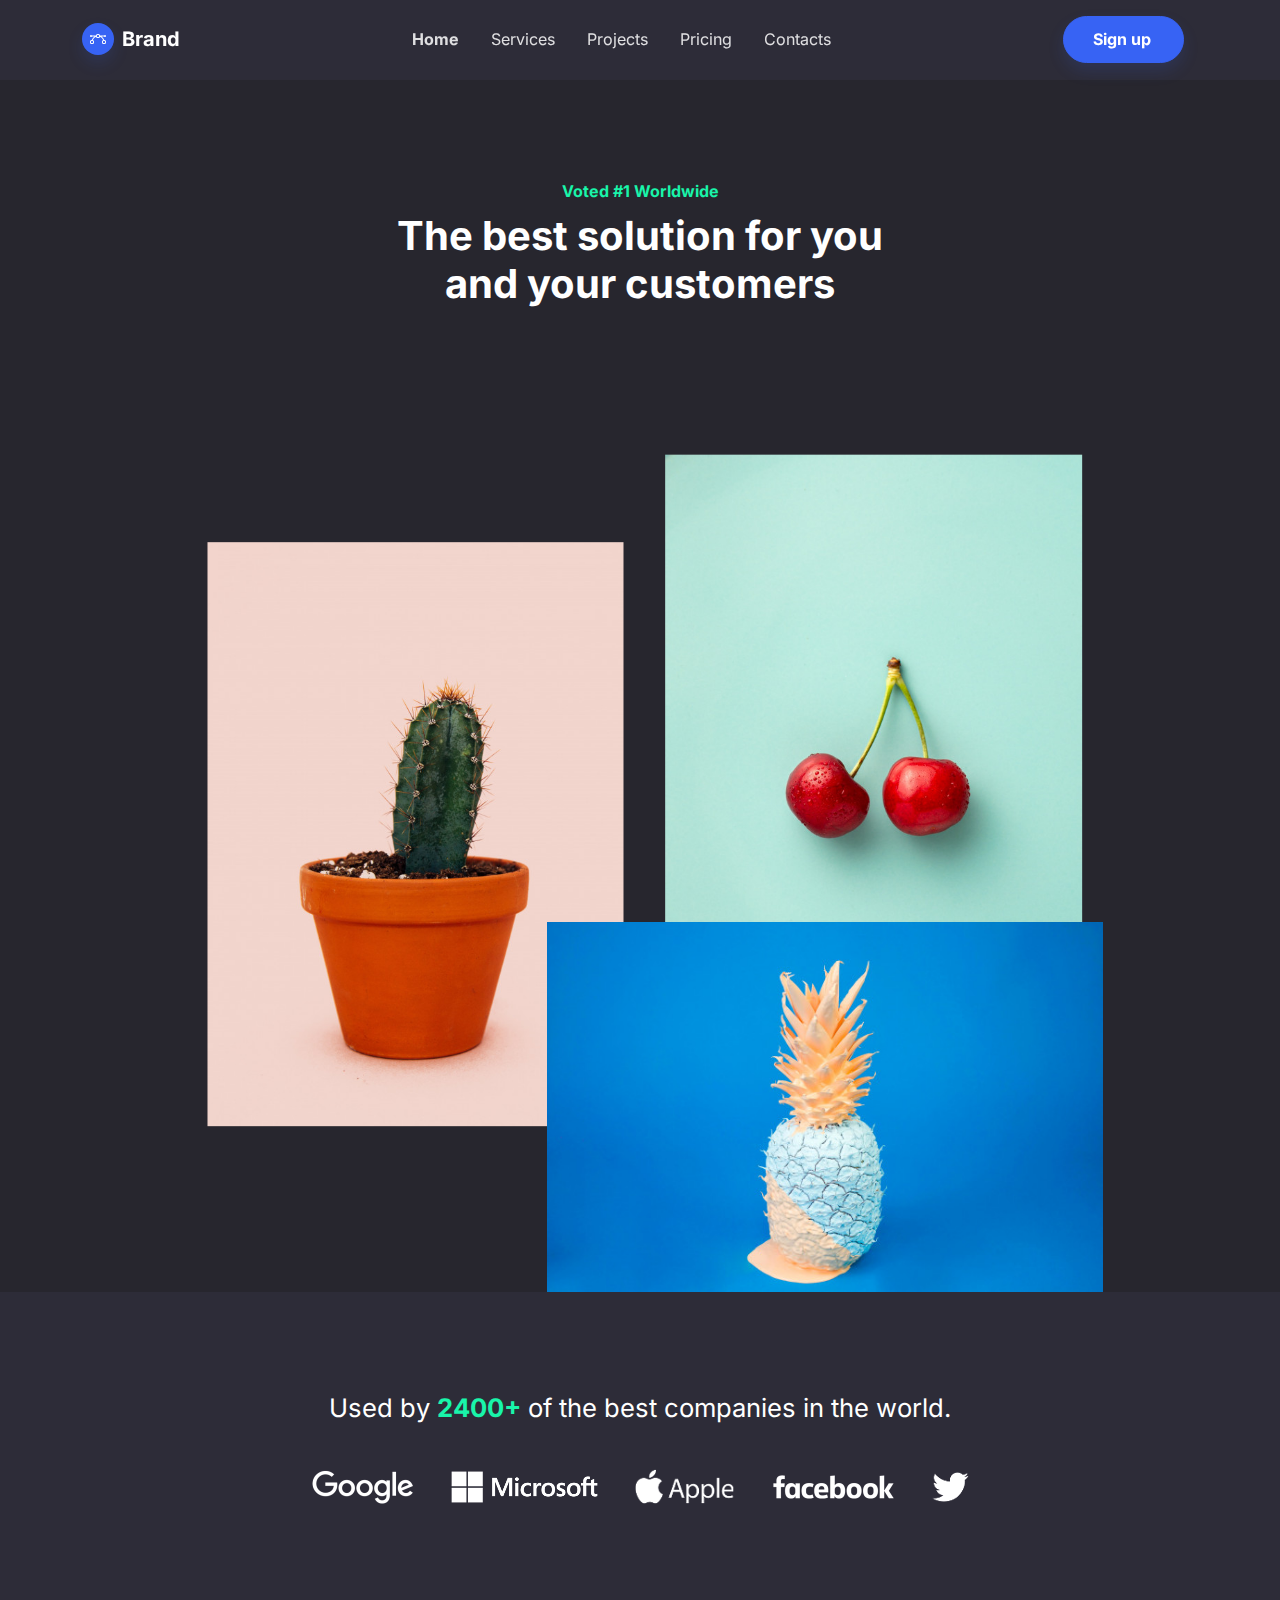
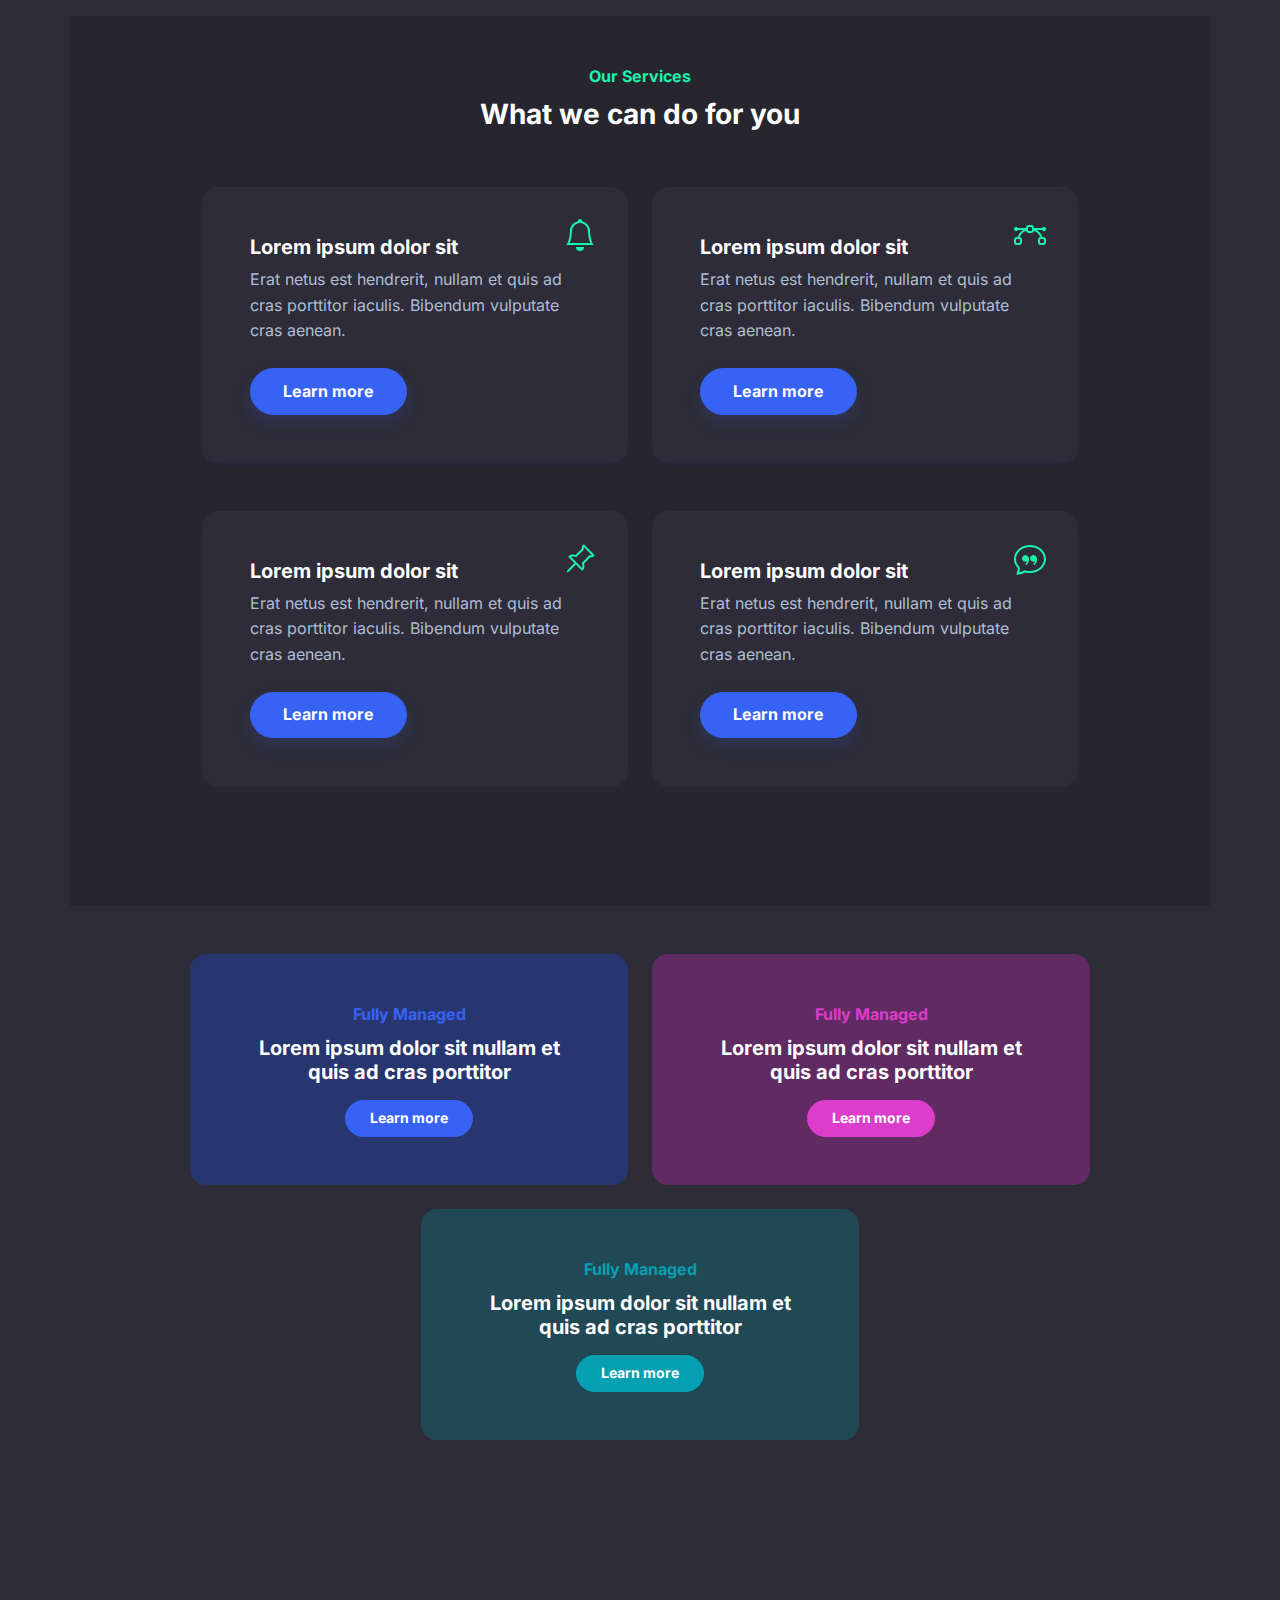
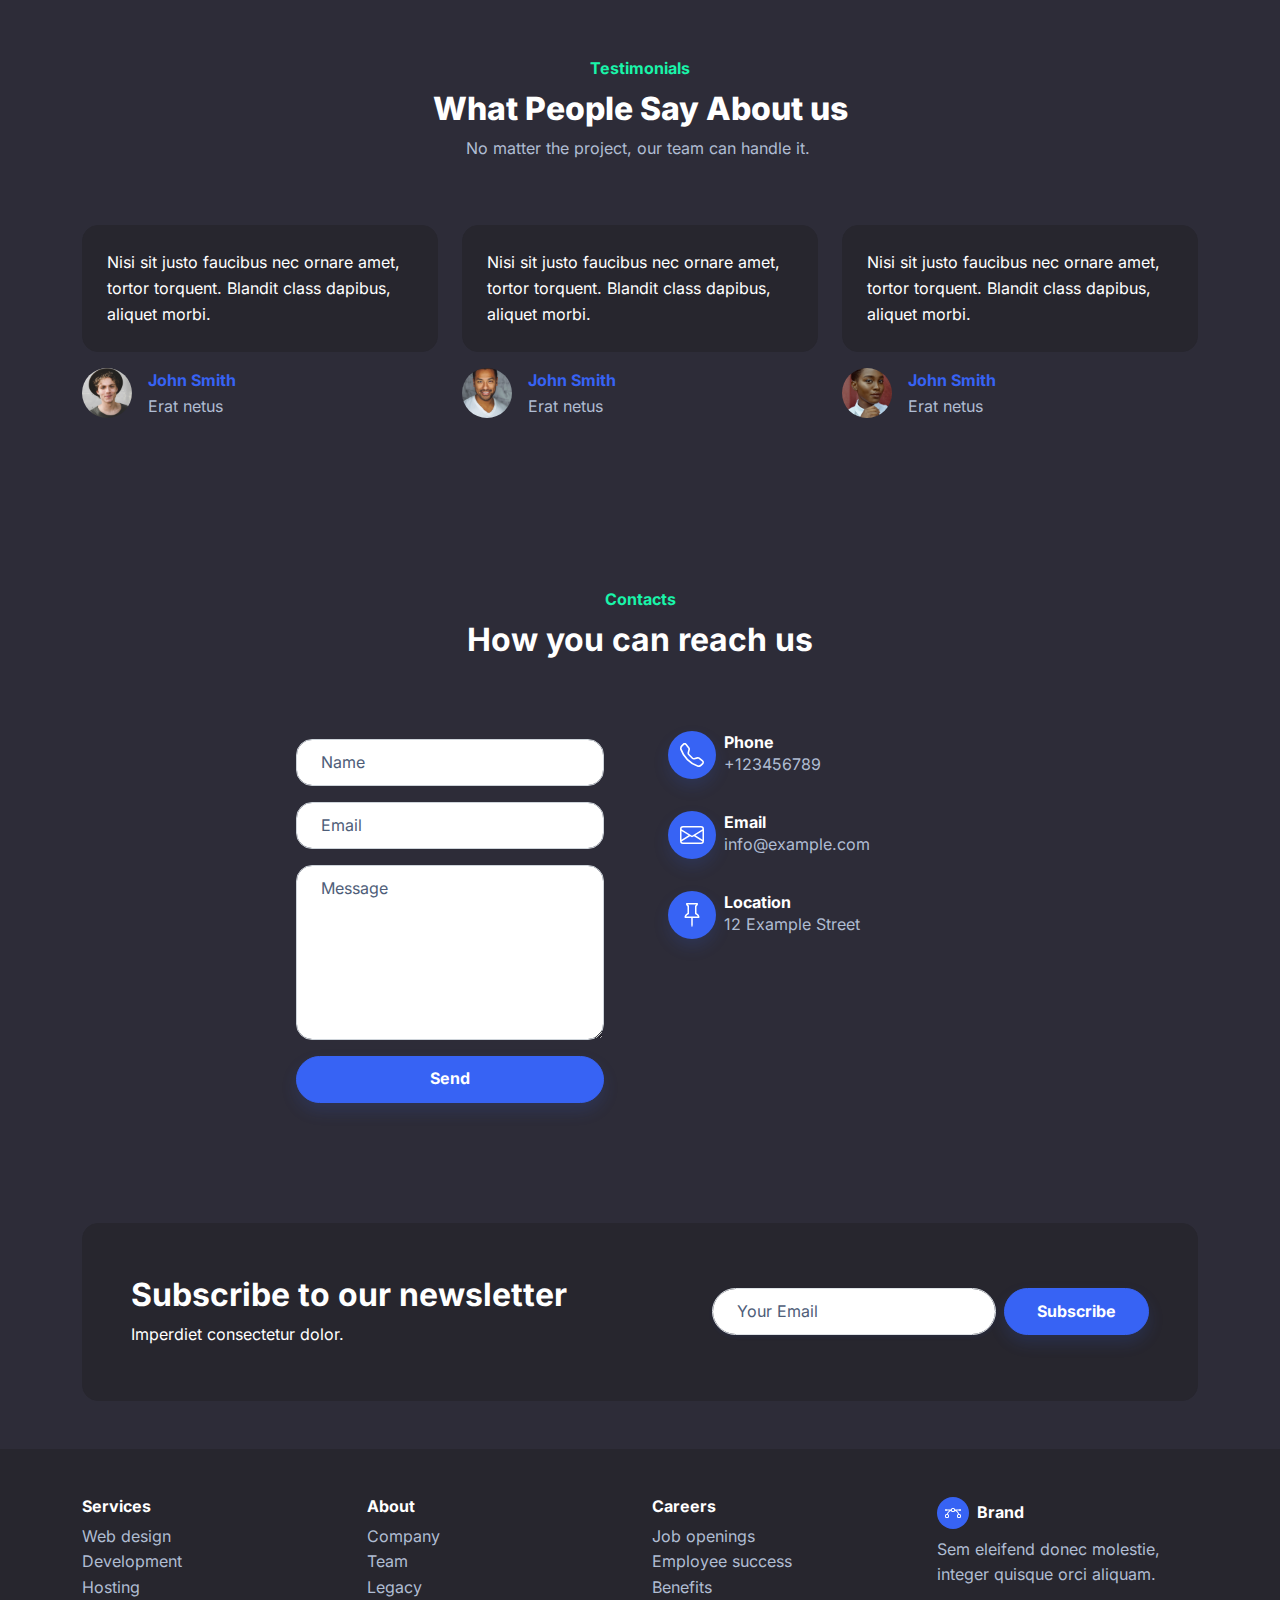
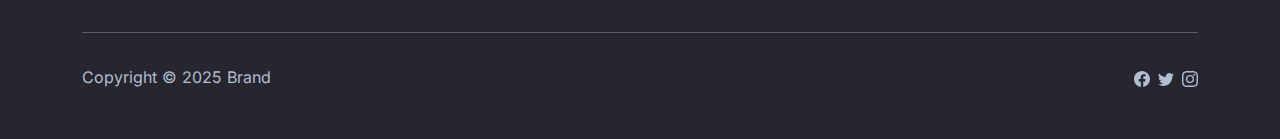
<file: index.html>
<!DOCTYPE html><html lang="en"><head><meta charset="utf-8"><meta name="viewport" content="width=device-width, initial-scale=1.0, shrink-to-fit=no"><title>Home - Brand</title><link rel="stylesheet" href="assets/bootstrap/css/bootstrap.min.css"><link rel="stylesheet" href="assets/css/Inter.css"></head><body><nav class="navbar navbar-dark navbar-expand-md sticky-top py-3" id="mainNav"><div class="container"><a class="navbar-brand d-flex align-items-center" href="/"><span class="bs-icon-sm bs-icon-circle bs-icon-primary shadow d-flex justify-content-center align-items-center me-2 bs-icon"><svg xmlns="http://www.w3.org/2000/svg" width="1em" height="1em" fill="currentColor" viewBox="0 0 16 16" class="bi bi-bezier">
  <path fill-rule="evenodd" d="M0 10.5A1.5 1.5 0 0 1 1.5 9h1A1.5 1.5 0 0 1 4 10.5v1A1.5 1.5 0 0 1 2.5 13h-1A1.5 1.5 0 0 1 0 11.5v-1zm1.5-.5a.5.5 0 0 0-.5.5v1a.5.5 0 0 0 .5.5h1a.5.5 0 0 0 .5-.5v-1a.5.5 0 0 0-.5-.5h-1zm10.5.5A1.5 1.5 0 0 1 13.5 9h1a1.5 1.5 0 0 1 1.5 1.5v1a1.5 1.5 0 0 1-1.5 1.5h-1a1.5 1.5 0 0 1-1.5-1.5v-1zm1.5-.5a.5.5 0 0 0-.5.5v1a.5.5 0 0 0 .5.5h1a.5.5 0 0 0 .5-.5v-1a.5.5 0 0 0-.5-.5h-1zM6 4.5A1.5 1.5 0 0 1 7.5 3h1A1.5 1.5 0 0 1 10 4.5v1A1.5 1.5 0 0 1 8.5 7h-1A1.5 1.5 0 0 1 6 5.5v-1zM7.5 4a.5.5 0 0 0-.5.5v1a.5.5 0 0 0 .5.5h1a.5.5 0 0 0 .5-.5v-1a.5.5 0 0 0-.5-.5h-1z"></path>
  <path d="M6 4.5H1.866a1 1 0 1 0 0 1h2.668A6.517 6.517 0 0 0 1.814 9H2.5c.123 0 .244.015.358.043a5.517 5.517 0 0 1 3.185-3.185A1.503 1.503 0 0 1 6 5.5v-1zm3.957 1.358A1.5 1.5 0 0 0 10 5.5v-1h4.134a1 1 0 1 1 0 1h-2.668a6.517 6.517 0 0 1 2.72 3.5H13.5c-.123 0-.243.015-.358.043a5.517 5.517 0 0 0-3.185-3.185z"></path>
</svg></span><span>Brand</span></a><button data-bs-toggle="collapse" class="navbar-toggler" data-bs-target="#navcol-1"><span class="visually-hidden">Toggle navigation</span><span class="navbar-toggler-icon"></span></button><div class="collapse navbar-collapse" id="navcol-1"><ul class="navbar-nav mx-auto"><li class="nav-item"><a class="nav-link active" href="index.html">Home</a></li><li class="nav-item"><a class="nav-link" href="services.html">Services</a></li><li class="nav-item"><a class="nav-link" href="projects.html">Projects</a></li><li class="nav-item"><a class="nav-link" href="pricing.html">Pricing</a></li><li class="nav-item"><a class="nav-link" href="contacts.html">Contacts</a></li></ul><a class="btn btn-primary shadow" role="button" href="signup.html" style="margin-right: 14px;margin-left: 16px;padding-left: 29px;">Sign up</a></div></div></nav><header class="bg-dark"><div class="container pt-4 pt-xl-5"><div class="row pt-5"><div class="col-md-8 col-xl-6 text-center text-md-start mx-auto" style="margin-top: 3px;margin-bottom: 22px;"><div class="text-center"><p class="fw-bold text-success mb-2">Voted #1 Worldwide</p><h1 class="fw-bold">The best solution for you and your customers</h1></div></div><div class="col-12 col-lg-10 mx-auto"><div class="position-relative" style="display: flex;flex-wrap: wrap;justify-content: flex-end;"><div style="position: relative;flex: 0 0 45%;transform: translate3d(-15%, 35%, 0);"><img class="img-fluid" data-bss-parallax="" data-bss-parallax-speed="0.8" src="assets/img/products/3.jpg"></div><div style="position: relative;flex: 0 0 45%;transform: translate3d(-5%, 20%, 0);"><img class="img-fluid" data-bss-parallax="" data-bss-parallax-speed="0.4" src="assets/img/products/2.jpg"></div><div style="position: relative;flex: 0 0 60%;transform: translate3d(0, 0%, 0);"><img class="img-fluid" data-bss-parallax="" data-bss-parallax-speed="0.25" src="assets/img/products/1.jpg"></div></div></div></div></div></header><section class="py-5"><div class="container text-center py-5"><p class="mb-4" style="font-size: 1.6rem;">Used by <span class="text-success"><strong>2400+</strong></span>&nbsp;of the best companies in the world.</p><a href="#"> <img class="m-3" src="assets/img/brands/google.png"></a><a href="#"> <img class="m-3" src="assets/img/brands/microsoft.png"></a><a href="#"> <img class="m-3" src="assets/img/brands/apple.png"></a><a href="#"> <img class="m-3" src="assets/img/brands/facebook.png"></a><a href="#"> <img class="m-3" src="assets/img/brands/twitter.png"></a></div></section><section><div class="container bg-dark py-5"><div class="row"><div class="col-md-8 col-xl-6 text-center mx-auto"><p class="fw-bold text-success mb-2">Our Services</p><h3 class="fw-bold">What we can do for you</h3></div></div><div class="py-5 p-lg-5"><div class="row row-cols-1 row-cols-md-2 mx-auto" style="max-width: 900px;"><div class="col mb-5"><div class="card shadow-sm"><div class="card-body px-4 py-5 px-md-5"><div class="bs-icon-lg d-flex justify-content-center align-items-center mb-3 bs-icon" style="top: 1rem;right: 1rem;position: absolute;"><svg xmlns="http://www.w3.org/2000/svg" width="1em" height="1em" fill="currentColor" viewBox="0 0 16 16" class="bi bi-bell text-success">
  <path d="M8 16a2 2 0 0 0 2-2H6a2 2 0 0 0 2 2zM8 1.918l-.797.161A4.002 4.002 0 0 0 4 6c0 .628-.134 2.197-.459 3.742-.16.767-.376 1.566-.663 2.258h10.244c-.287-.692-.502-1.49-.663-2.258C12.134 8.197 12 6.628 12 6a4.002 4.002 0 0 0-3.203-3.92L8 1.917zM14.22 12c.223.447.481.801.78 1H1c.299-.199.557-.553.78-1C2.68 10.2 3 6.88 3 6c0-2.42 1.72-4.44 4.005-4.901a1 1 0 1 1 1.99 0A5.002 5.002 0 0 1 13 6c0 .88.32 4.2 1.22 6z"></path>
</svg></div><h5 class="fw-bold card-title">Lorem ipsum dolor sit&nbsp;</h5><p class="text-muted card-text mb-4">Erat netus est hendrerit, nullam et quis ad cras porttitor iaculis. Bibendum vulputate cras aenean.</p><button class="btn btn-primary shadow" type="button">Learn more</button></div></div></div><div class="col mb-5"><div class="card shadow-sm"><div class="card-body px-4 py-5 px-md-5"><div class="bs-icon-lg d-flex justify-content-center align-items-center mb-3 bs-icon" style="top: 1rem;right: 1rem;position: absolute;"><svg xmlns="http://www.w3.org/2000/svg" width="1em" height="1em" fill="currentColor" viewBox="0 0 16 16" class="bi bi-bezier text-success">
  <path fill-rule="evenodd" d="M0 10.5A1.5 1.5 0 0 1 1.5 9h1A1.5 1.5 0 0 1 4 10.5v1A1.5 1.5 0 0 1 2.5 13h-1A1.5 1.5 0 0 1 0 11.5v-1zm1.5-.5a.5.5 0 0 0-.5.5v1a.5.5 0 0 0 .5.5h1a.5.5 0 0 0 .5-.5v-1a.5.5 0 0 0-.5-.5h-1zm10.5.5A1.5 1.5 0 0 1 13.5 9h1a1.5 1.5 0 0 1 1.5 1.5v1a1.5 1.5 0 0 1-1.5 1.5h-1a1.5 1.5 0 0 1-1.5-1.5v-1zm1.5-.5a.5.5 0 0 0-.5.5v1a.5.5 0 0 0 .5.5h1a.5.5 0 0 0 .5-.5v-1a.5.5 0 0 0-.5-.5h-1zM6 4.5A1.5 1.5 0 0 1 7.5 3h1A1.5 1.5 0 0 1 10 4.5v1A1.5 1.5 0 0 1 8.5 7h-1A1.5 1.5 0 0 1 6 5.5v-1zM7.5 4a.5.5 0 0 0-.5.5v1a.5.5 0 0 0 .5.5h1a.5.5 0 0 0 .5-.5v-1a.5.5 0 0 0-.5-.5h-1z"></path>
  <path d="M6 4.5H1.866a1 1 0 1 0 0 1h2.668A6.517 6.517 0 0 0 1.814 9H2.5c.123 0 .244.015.358.043a5.517 5.517 0 0 1 3.185-3.185A1.503 1.503 0 0 1 6 5.5v-1zm3.957 1.358A1.5 1.5 0 0 0 10 5.5v-1h4.134a1 1 0 1 1 0 1h-2.668a6.517 6.517 0 0 1 2.72 3.5H13.5c-.123 0-.243.015-.358.043a5.517 5.517 0 0 0-3.185-3.185z"></path>
</svg></div><h5 class="fw-bold card-title">Lorem ipsum dolor sit&nbsp;</h5><p class="text-muted card-text mb-4">Erat netus est hendrerit, nullam et quis ad cras porttitor iaculis. Bibendum vulputate cras aenean.</p><button class="btn btn-primary shadow" type="button">Learn more</button></div></div></div><div class="col mb-4"><div class="card shadow-sm"><div class="card-body px-4 py-5 px-md-5"><div class="bs-icon-lg d-flex justify-content-center align-items-center mb-3 bs-icon" style="top: 1rem;right: 1rem;position: absolute;"><svg xmlns="http://www.w3.org/2000/svg" width="1em" height="1em" fill="currentColor" viewBox="0 0 16 16" class="bi bi-pin-angle text-success">
  <path d="M9.828.722a.5.5 0 0 1 .354.146l4.95 4.95a.5.5 0 0 1 0 .707c-.48.48-1.072.588-1.503.588-.177 0-.335-.018-.46-.039l-3.134 3.134a5.927 5.927 0 0 1 .16 1.013c.046.702-.032 1.687-.72 2.375a.5.5 0 0 1-.707 0l-2.829-2.828-3.182 3.182c-.195.195-1.219.902-1.414.707-.195-.195.512-1.22.707-1.414l3.182-3.182-2.828-2.829a.5.5 0 0 1 0-.707c.688-.688 1.673-.767 2.375-.72a5.922 5.922 0 0 1 1.013.16l3.134-3.133a2.772 2.772 0 0 1-.04-.461c0-.43.108-1.022.589-1.503a.5.5 0 0 1 .353-.146zm.122 2.112v-.002.002zm0-.002v.002a.5.5 0 0 1-.122.51L6.293 6.878a.5.5 0 0 1-.511.12H5.78l-.014-.004a4.507 4.507 0 0 0-.288-.076 4.922 4.922 0 0 0-.765-.116c-.422-.028-.836.008-1.175.15l5.51 5.509c.141-.34.177-.753.149-1.175a4.924 4.924 0 0 0-.192-1.054l-.004-.013v-.001a.5.5 0 0 1 .12-.512l3.536-3.535a.5.5 0 0 1 .532-.115l.096.022c.087.017.208.034.344.034.114 0 .23-.011.343-.04L9.927 2.028c-.029.113-.04.23-.04.343a1.779 1.779 0 0 0 .062.46z"></path>
</svg></div><h5 class="fw-bold card-title">Lorem ipsum dolor sit&nbsp;</h5><p class="text-muted card-text mb-4">Erat netus est hendrerit, nullam et quis ad cras porttitor iaculis. Bibendum vulputate cras aenean.</p><button class="btn btn-primary shadow" type="button">Learn more</button></div></div></div><div class="col mb-4"><div class="card shadow-sm"><div class="card-body px-4 py-5 px-md-5"><div class="bs-icon-lg d-flex justify-content-center align-items-center mb-3 bs-icon" style="top: 1rem;right: 1rem;position: absolute;"><svg xmlns="http://www.w3.org/2000/svg" width="1em" height="1em" fill="currentColor" viewBox="0 0 16 16" class="bi bi-chat-quote text-success">
  <path d="M2.678 11.894a1 1 0 0 1 .287.801 10.97 10.97 0 0 1-.398 2c1.395-.323 2.247-.697 2.634-.893a1 1 0 0 1 .71-.074A8.06 8.06 0 0 0 8 14c3.996 0 7-2.807 7-6 0-3.192-3.004-6-7-6S1 4.808 1 8c0 1.468.617 2.83 1.678 3.894zm-.493 3.905a21.682 21.682 0 0 1-.713.129c-.2.032-.352-.176-.273-.362a9.68 9.68 0 0 0 .244-.637l.003-.01c.248-.72.45-1.548.524-2.319C.743 11.37 0 9.76 0 8c0-3.866 3.582-7 8-7s8 3.134 8 7-3.582 7-8 7a9.06 9.06 0 0 1-2.347-.306c-.52.263-1.639.742-3.468 1.105z"></path>
  <path d="M7.066 6.76A1.665 1.665 0 0 0 4 7.668a1.667 1.667 0 0 0 2.561 1.406c-.131.389-.375.804-.777 1.22a.417.417 0 0 0 .6.58c1.486-1.54 1.293-3.214.682-4.112zm4 0A1.665 1.665 0 0 0 8 7.668a1.667 1.667 0 0 0 2.561 1.406c-.131.389-.375.804-.777 1.22a.417.417 0 0 0 .6.58c1.486-1.54 1.293-3.214.682-4.112z"></path>
</svg></div><h5 class="fw-bold card-title">Lorem ipsum dolor sit&nbsp;</h5><p class="text-muted card-text mb-4">Erat netus est hendrerit, nullam et quis ad cras porttitor iaculis. Bibendum vulputate cras aenean.</p><button class="btn btn-primary shadow" type="button">Learn more</button></div></div></div></div></div></div></section><section><div class="container py-5"><div class="mx-auto" style="max-width: 900px;"><div class="row row-cols-1 row-cols-md-2 d-flex justify-content-center"><div class="col mb-4"><div class="card bg-primary-light"><div class="card-body text-center px-4 py-5 px-md-5"><p class="fw-bold text-primary card-text mb-2">Fully Managed</p><h5 class="fw-bold card-title mb-3">Lorem ipsum dolor sit&nbsp;nullam et quis ad cras porttitor</h5><button class="btn btn-primary btn-sm" type="button">Learn more</button></div></div></div><div class="col mb-4"><div class="card bg-secondary-light"><div class="card-body text-center px-4 py-5 px-md-5"><p class="fw-bold text-secondary card-text mb-2">Fully Managed</p><h5 class="fw-bold card-title mb-3">Lorem ipsum dolor sit&nbsp;nullam et quis ad cras porttitor</h5><button class="btn btn-secondary btn-sm" type="button">Learn more</button></div></div></div><div class="col mb-4"><div class="card bg-info-light"><div class="card-body text-center px-4 py-5 px-md-5"><p class="fw-bold text-info card-text mb-2">Fully Managed</p><h5 class="fw-bold card-title mb-3">Lorem ipsum dolor sit&nbsp;nullam et quis ad cras porttitor</h5><button class="btn btn-info btn-sm" type="button">Learn more</button></div></div></div></div></div></div></section><section class="py-5 mt-5"><div class="container py-5"><div class="row mb-5"><div class="col-md-8 col-xl-6 text-center mx-auto"><p class="fw-bold text-success mb-2">Testimonials</p><h2 class="fw-bold"><strong>What People Say About us</strong></h2><p class="text-muted">No matter the project, our team can handle it.&nbsp;</p></div></div><div class="row row-cols-1 row-cols-sm-2 row-cols-lg-3 d-sm-flex justify-content-sm-center"><div class="col mb-4"><div class="d-flex flex-column align-items-center align-items-sm-start"><p class="bg-dark border rounded border-dark p-4">Nisi sit justo faucibus nec ornare amet, tortor torquent. Blandit class dapibus, aliquet morbi.</p><div class="d-flex"><img class="rounded-circle flex-shrink-0 me-3 fit-cover" width="50" height="50" src="assets/img/team/avatar2.jpg"><div><p class="fw-bold text-primary mb-0">John Smith</p><p class="text-muted mb-0">Erat netus</p></div></div></div></div><div class="col mb-4"><div class="d-flex flex-column align-items-center align-items-sm-start"><p class="bg-dark border rounded border-dark p-4">Nisi sit justo faucibus nec ornare amet, tortor torquent. Blandit class dapibus, aliquet morbi.</p><div class="d-flex"><img class="rounded-circle flex-shrink-0 me-3 fit-cover" width="50" height="50" src="assets/img/team/avatar4.jpg"><div><p class="fw-bold text-primary mb-0">John Smith</p><p class="text-muted mb-0">Erat netus</p></div></div></div></div><div class="col mb-4"><div class="d-flex flex-column align-items-center align-items-sm-start"><p class="bg-dark border rounded border-dark p-4">Nisi sit justo faucibus nec ornare amet, tortor torquent. Blandit class dapibus, aliquet morbi.</p><div class="d-flex"><img class="rounded-circle flex-shrink-0 me-3 fit-cover" width="50" height="50" src="assets/img/team/avatar5.jpg"><div><p class="fw-bold text-primary mb-0">John Smith</p><p class="text-muted mb-0">Erat netus</p></div></div></div></div></div></div></section><section class="py-5"><div class="container"><div class="row mb-5"><div class="col-md-8 col-xl-6 text-center mx-auto"><p class="fw-bold text-success mb-2">Contacts</p><h2 class="fw-bold">How you can reach us</h2></div></div><div class="row d-flex justify-content-center"><div class="col-md-6 col-xl-4"><div><form class="p-3 p-xl-4" method="post"><div class="mb-3"><input class="form-control" type="text" id="name-1" name="name" placeholder="Name"></div><div class="mb-3"><input class="form-control" type="email" id="email-1" name="email" placeholder="Email"></div><div class="mb-3"><textarea class="form-control" id="message-1" name="message" rows="6" placeholder="Message"></textarea></div><div><button class="btn btn-primary shadow d-block w-100" type="submit">Send </button></div></form></div></div><div class="col-md-4 col-xl-4 d-flex justify-content-center justify-content-xl-start"><div class="d-flex flex-wrap flex-md-column justify-content-md-start align-items-md-start h-100"><div class="d-flex align-items-center p-3"><div class="bs-icon-md bs-icon-circle bs-icon-primary shadow d-flex flex-shrink-0 justify-content-center align-items-center d-inline-block bs-icon bs-icon-md"><svg xmlns="http://www.w3.org/2000/svg" width="1em" height="1em" fill="currentColor" viewBox="0 0 16 16" class="bi bi-telephone">
  <path d="M3.654 1.328a.678.678 0 0 0-1.015-.063L1.605 2.3c-.483.484-.661 1.169-.45 1.77a17.568 17.568 0 0 0 4.168 6.608 17.569 17.569 0 0 0 6.608 4.168c.601.211 1.286.033 1.77-.45l1.034-1.034a.678.678 0 0 0-.063-1.015l-2.307-1.794a.678.678 0 0 0-.58-.122l-2.19.547a1.745 1.745 0 0 1-1.657-.459L5.482 8.062a1.745 1.745 0 0 1-.46-1.657l.548-2.19a.678.678 0 0 0-.122-.58L3.654 1.328zM1.884.511a1.745 1.745 0 0 1 2.612.163L6.29 2.98c.329.423.445.974.315 1.494l-.547 2.19a.678.678 0 0 0 .178.643l2.457 2.457a.678.678 0 0 0 .644.178l2.189-.547a1.745 1.745 0 0 1 1.494.315l2.306 1.794c.829.645.905 1.87.163 2.611l-1.034 1.034c-.74.74-1.846 1.065-2.877.702a18.634 18.634 0 0 1-7.01-4.42 18.634 18.634 0 0 1-4.42-7.009c-.362-1.03-.037-2.137.703-2.877L1.885.511z"></path>
</svg></div><div class="px-2"><h6 class="fw-bold mb-0">Phone</h6><p class="text-muted mb-0">+123456789</p></div></div><div class="d-flex align-items-center p-3"><div class="bs-icon-md bs-icon-circle bs-icon-primary shadow d-flex flex-shrink-0 justify-content-center align-items-center d-inline-block bs-icon bs-icon-md"><svg xmlns="http://www.w3.org/2000/svg" width="1em" height="1em" fill="currentColor" viewBox="0 0 16 16" class="bi bi-envelope">
  <path fill-rule="evenodd" d="M0 4a2 2 0 0 1 2-2h12a2 2 0 0 1 2 2v8a2 2 0 0 1-2 2H2a2 2 0 0 1-2-2V4Zm2-1a1 1 0 0 0-1 1v.217l7 4.2 7-4.2V4a1 1 0 0 0-1-1H2Zm13 2.383-4.708 2.825L15 11.105V5.383Zm-.034 6.876-5.64-3.471L8 9.583l-1.326-.795-5.64 3.47A1 1 0 0 0 2 13h12a1 1 0 0 0 .966-.741ZM1 11.105l4.708-2.897L1 5.383v5.722Z"></path>
</svg></div><div class="px-2"><h6 class="fw-bold mb-0">Email</h6><p class="text-muted mb-0">info@example.com</p></div></div><div class="d-flex align-items-center p-3"><div class="bs-icon-md bs-icon-circle bs-icon-primary shadow d-flex flex-shrink-0 justify-content-center align-items-center d-inline-block bs-icon bs-icon-md"><svg xmlns="http://www.w3.org/2000/svg" width="1em" height="1em" fill="currentColor" viewBox="0 0 16 16" class="bi bi-pin">
  <path d="M4.146.146A.5.5 0 0 1 4.5 0h7a.5.5 0 0 1 .5.5c0 .68-.342 1.174-.646 1.479-.126.125-.25.224-.354.298v4.431l.078.048c.203.127.476.314.751.555C12.36 7.775 13 8.527 13 9.5a.5.5 0 0 1-.5.5h-4v4.5c0 .276-.224 1.5-.5 1.5s-.5-1.224-.5-1.5V10h-4a.5.5 0 0 1-.5-.5c0-.973.64-1.725 1.17-2.189A5.921 5.921 0 0 1 5 6.708V2.277a2.77 2.77 0 0 1-.354-.298C4.342 1.674 4 1.179 4 .5a.5.5 0 0 1 .146-.354zm1.58 1.408-.002-.001.002.001zm-.002-.001.002.001A.5.5 0 0 1 6 2v5a.5.5 0 0 1-.276.447h-.002l-.012.007-.054.03a4.922 4.922 0 0 0-.827.58c-.318.278-.585.596-.725.936h7.792c-.14-.34-.407-.658-.725-.936a4.915 4.915 0 0 0-.881-.61l-.012-.006h-.002A.5.5 0 0 1 10 7V2a.5.5 0 0 1 .295-.458 1.775 1.775 0 0 0 .351-.271c.08-.08.155-.17.214-.271H5.14c.06.1.133.191.214.271a1.78 1.78 0 0 0 .37.282z"></path>
</svg></div><div class="px-2"><h6 class="fw-bold mb-0">Location</h6><p class="text-muted mb-0">12 Example Street</p></div></div></div></div></div></div></section><section class="py-5"><div class="container"><div class="bg-dark border rounded border-dark d-flex flex-column justify-content-between align-items-center flex-lg-row p-4 p-lg-5"><div class="text-center text-lg-start py-3 py-lg-1"><h2 class="fw-bold mb-2">Subscribe to our newsletter</h2><p class="mb-0">Imperdiet consectetur dolor.</p></div><form class="d-flex justify-content-center flex-wrap flex-lg-nowrap" method="post"><div class="my-2"><input class="border rounded-pill shadow-sm form-control" type="email" name="email" placeholder="Your Email"></div><div class="my-2"><button class="btn btn-primary shadow ms-2" type="submit">Subscribe </button></div></form></div></div></section><footer class="bg-dark"><div class="container py-4 py-lg-5"><div class="row justify-content-center"><div class="col-sm-4 col-md-3 text-center text-lg-start d-flex flex-column"><h3 class="fs-6 fw-bold">Services</h3><ul class="list-unstyled"><li><a href="#">Web design</a></li><li><a href="#">Development</a></li><li><a href="#">Hosting</a></li></ul></div><div class="col-sm-4 col-md-3 text-center text-lg-start d-flex flex-column"><h3 class="fs-6 fw-bold">About</h3><ul class="list-unstyled"><li><a href="#">Company</a></li><li><a href="#">Team</a></li><li><a href="#">Legacy</a></li></ul></div><div class="col-sm-4 col-md-3 text-center text-lg-start d-flex flex-column"><h3 class="fs-6 fw-bold">Careers</h3><ul class="list-unstyled"><li><a href="#">Job openings</a></li><li><a href="#">Employee success</a></li><li><a href="#">Benefits</a></li></ul></div><div class="col-lg-3 text-center text-lg-start d-flex flex-column align-items-center order-first align-items-lg-start order-lg-last"><div class="fw-bold d-flex align-items-center mb-2"><span class="bs-icon-sm bs-icon-circle bs-icon-primary d-flex justify-content-center align-items-center bs-icon me-2"><svg xmlns="http://www.w3.org/2000/svg" width="1em" height="1em" fill="currentColor" viewBox="0 0 16 16" class="bi bi-bezier">
  <path fill-rule="evenodd" d="M0 10.5A1.5 1.5 0 0 1 1.5 9h1A1.5 1.5 0 0 1 4 10.5v1A1.5 1.5 0 0 1 2.5 13h-1A1.5 1.5 0 0 1 0 11.5v-1zm1.5-.5a.5.5 0 0 0-.5.5v1a.5.5 0 0 0 .5.5h1a.5.5 0 0 0 .5-.5v-1a.5.5 0 0 0-.5-.5h-1zm10.5.5A1.5 1.5 0 0 1 13.5 9h1a1.5 1.5 0 0 1 1.5 1.5v1a1.5 1.5 0 0 1-1.5 1.5h-1a1.5 1.5 0 0 1-1.5-1.5v-1zm1.5-.5a.5.5 0 0 0-.5.5v1a.5.5 0 0 0 .5.5h1a.5.5 0 0 0 .5-.5v-1a.5.5 0 0 0-.5-.5h-1zM6 4.5A1.5 1.5 0 0 1 7.5 3h1A1.5 1.5 0 0 1 10 4.5v1A1.5 1.5 0 0 1 8.5 7h-1A1.5 1.5 0 0 1 6 5.5v-1zM7.5 4a.5.5 0 0 0-.5.5v1a.5.5 0 0 0 .5.5h1a.5.5 0 0 0 .5-.5v-1a.5.5 0 0 0-.5-.5h-1z"></path>
  <path d="M6 4.5H1.866a1 1 0 1 0 0 1h2.668A6.517 6.517 0 0 0 1.814 9H2.5c.123 0 .244.015.358.043a5.517 5.517 0 0 1 3.185-3.185A1.503 1.503 0 0 1 6 5.5v-1zm3.957 1.358A1.5 1.5 0 0 0 10 5.5v-1h4.134a1 1 0 1 1 0 1h-2.668a6.517 6.517 0 0 1 2.72 3.5H13.5c-.123 0-.243.015-.358.043a5.517 5.517 0 0 0-3.185-3.185z"></path>
</svg></span><span>Brand</span></div><p class="text-muted">Sem eleifend donec molestie, integer quisque orci aliquam.</p></div></div><hr><div class="text-muted d-flex justify-content-between align-items-center pt-3"><p class="mb-0">Copyright © 2025 Brand</p><ul class="list-inline mb-0"><li class="list-inline-item"><svg xmlns="http://www.w3.org/2000/svg" width="1em" height="1em" fill="currentColor" viewBox="0 0 16 16" class="bi bi-facebook">
  <path d="M16 8.049c0-4.446-3.582-8.05-8-8.05C3.58 0-.002 3.603-.002 8.05c0 4.017 2.926 7.347 6.75 7.951v-5.625h-2.03V8.05H6.75V6.275c0-2.017 1.195-3.131 3.022-3.131.876 0 1.791.157 1.791.157v1.98h-1.009c-.993 0-1.303.621-1.303 1.258v1.51h2.218l-.354 2.326H9.25V16c3.824-.604 6.75-3.934 6.75-7.951z"></path>
</svg></li><li class="list-inline-item"><svg xmlns="http://www.w3.org/2000/svg" width="1em" height="1em" fill="currentColor" viewBox="0 0 16 16" class="bi bi-twitter">
  <path d="M5.026 15c6.038 0 9.341-5.003 9.341-9.334 0-.14 0-.282-.006-.422A6.685 6.685 0 0 0 16 3.542a6.658 6.658 0 0 1-1.889.518 3.301 3.301 0 0 0 1.447-1.817 6.533 6.533 0 0 1-2.087.793A3.286 3.286 0 0 0 7.875 6.03a9.325 9.325 0 0 1-6.767-3.429 3.289 3.289 0 0 0 1.018 4.382A3.323 3.323 0 0 1 .64 6.575v.045a3.288 3.288 0 0 0 2.632 3.218 3.203 3.203 0 0 1-.865.115 3.23 3.23 0 0 1-.614-.057 3.283 3.283 0 0 0 3.067 2.277A6.588 6.588 0 0 1 .78 13.58a6.32 6.32 0 0 1-.78-.045A9.344 9.344 0 0 0 5.026 15z"></path>
</svg></li><li class="list-inline-item"><svg xmlns="http://www.w3.org/2000/svg" width="1em" height="1em" fill="currentColor" viewBox="0 0 16 16" class="bi bi-instagram">
  <path d="M8 0C5.829 0 5.556.01 4.703.048 3.85.088 3.269.222 2.76.42a3.917 3.917 0 0 0-1.417.923A3.927 3.927 0 0 0 .42 2.76C.222 3.268.087 3.85.048 4.7.01 5.555 0 5.827 0 8.001c0 2.172.01 2.444.048 3.297.04.852.174 1.433.372 1.942.205.526.478.972.923 1.417.444.445.89.719 1.416.923.51.198 1.09.333 1.942.372C5.555 15.99 5.827 16 8 16s2.444-.01 3.298-.048c.851-.04 1.434-.174 1.943-.372a3.916 3.916 0 0 0 1.416-.923c.445-.445.718-.891.923-1.417.197-.509.332-1.09.372-1.942C15.99 10.445 16 10.173 16 8s-.01-2.445-.048-3.299c-.04-.851-.175-1.433-.372-1.941a3.926 3.926 0 0 0-.923-1.417A3.911 3.911 0 0 0 13.24.42c-.51-.198-1.092-.333-1.943-.372C10.443.01 10.172 0 7.998 0h.003zm-.717 1.442h.718c2.136 0 2.389.007 3.232.046.78.035 1.204.166 1.486.275.373.145.64.319.92.599.28.28.453.546.598.92.11.281.24.705.275 1.485.039.843.047 1.096.047 3.231s-.008 2.389-.047 3.232c-.035.78-.166 1.203-.275 1.485a2.47 2.47 0 0 1-.599.919c-.28.28-.546.453-.92.598-.28.11-.704.24-1.485.276-.843.038-1.096.047-3.232.047s-2.39-.009-3.233-.047c-.78-.036-1.203-.166-1.485-.276a2.478 2.478 0 0 1-.92-.598 2.48 2.48 0 0 1-.6-.92c-.109-.281-.24-.705-.275-1.485-.038-.843-.046-1.096-.046-3.233 0-2.136.008-2.388.046-3.231.036-.78.166-1.204.276-1.486.145-.373.319-.64.599-.92.28-.28.546-.453.92-.598.282-.11.705-.24 1.485-.276.738-.034 1.024-.044 2.515-.045v.002zm4.988 1.328a.96.96 0 1 0 0 1.92.96.96 0 0 0 0-1.92zm-4.27 1.122a4.109 4.109 0 1 0 0 8.217 4.109 4.109 0 0 0 0-8.217zm0 1.441a2.667 2.667 0 1 1 0 5.334 2.667 2.667 0 0 1 0-5.334z"></path>
</svg></li></ul></div></div></footer><script src="assets/bootstrap/js/bootstrap.min.js"></script><script src="assets/js/bold-and-dark.js"></script></body></html>
</file>
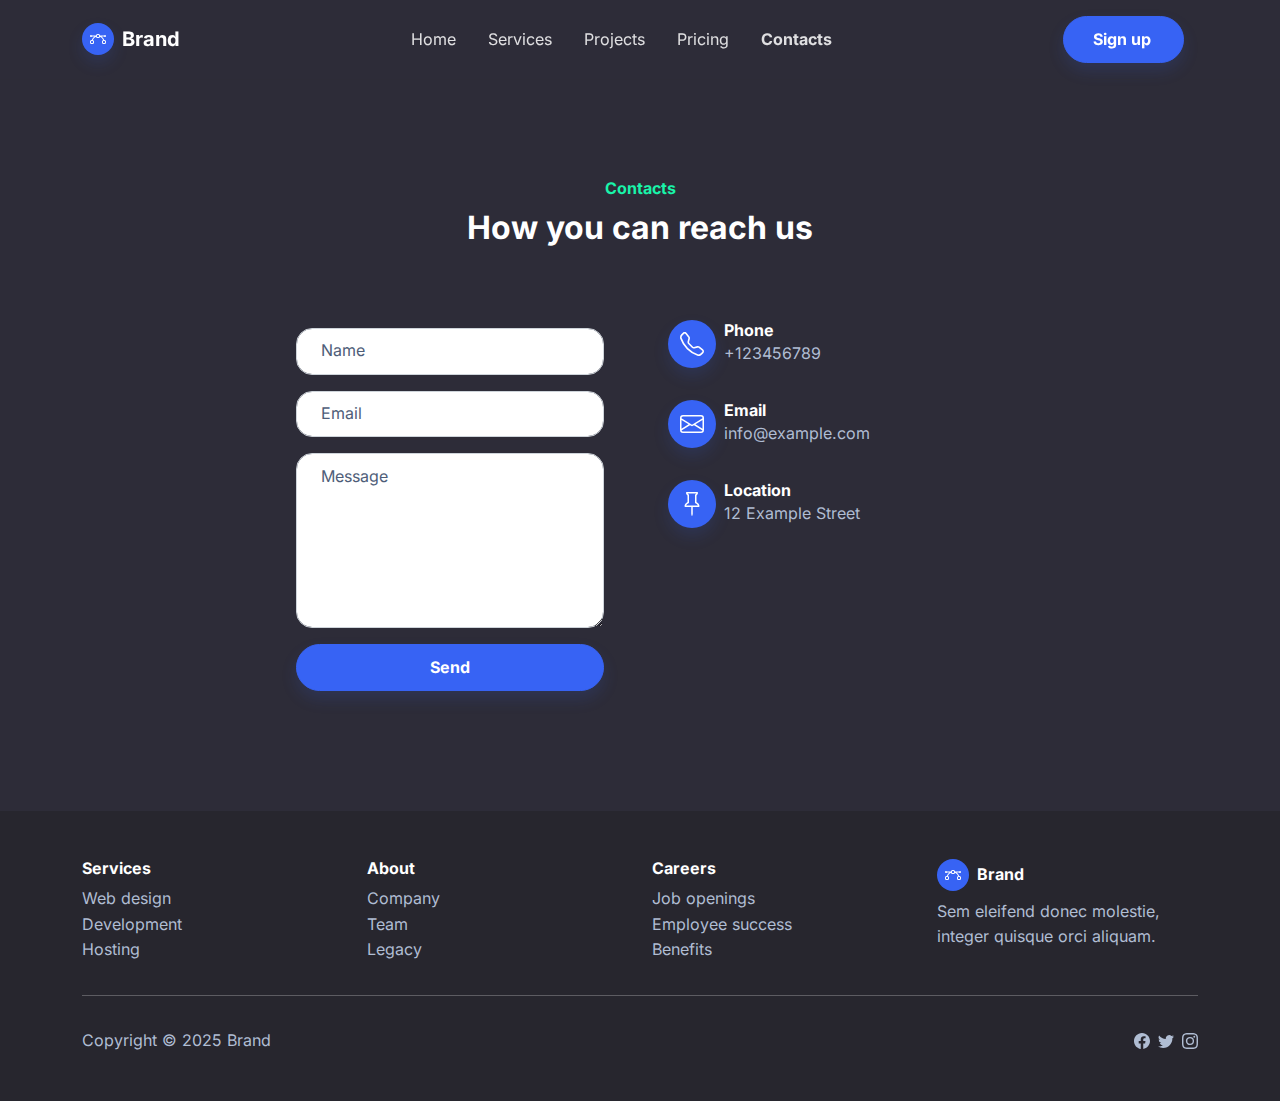
<file: contacts.html>
<!DOCTYPE html><html lang="en"><head><meta charset="utf-8"><meta name="viewport" content="width=device-width, initial-scale=1.0, shrink-to-fit=no"><title>Contacts - Brand</title><link rel="stylesheet" href="assets/bootstrap/css/bootstrap.min.css"><link rel="stylesheet" href="assets/css/Inter.css"></head><body><nav class="navbar navbar-dark navbar-expand-md sticky-top py-3" id="mainNav"><div class="container"><a class="navbar-brand d-flex align-items-center" href="/"><span class="bs-icon-sm bs-icon-circle bs-icon-primary shadow d-flex justify-content-center align-items-center me-2 bs-icon"><svg xmlns="http://www.w3.org/2000/svg" width="1em" height="1em" fill="currentColor" viewBox="0 0 16 16" class="bi bi-bezier">
  <path fill-rule="evenodd" d="M0 10.5A1.5 1.5 0 0 1 1.5 9h1A1.5 1.5 0 0 1 4 10.5v1A1.5 1.5 0 0 1 2.5 13h-1A1.5 1.5 0 0 1 0 11.5v-1zm1.5-.5a.5.5 0 0 0-.5.5v1a.5.5 0 0 0 .5.5h1a.5.5 0 0 0 .5-.5v-1a.5.5 0 0 0-.5-.5h-1zm10.5.5A1.5 1.5 0 0 1 13.5 9h1a1.5 1.5 0 0 1 1.5 1.5v1a1.5 1.5 0 0 1-1.5 1.5h-1a1.5 1.5 0 0 1-1.5-1.5v-1zm1.5-.5a.5.5 0 0 0-.5.5v1a.5.5 0 0 0 .5.5h1a.5.5 0 0 0 .5-.5v-1a.5.5 0 0 0-.5-.5h-1zM6 4.5A1.5 1.5 0 0 1 7.5 3h1A1.5 1.5 0 0 1 10 4.5v1A1.5 1.5 0 0 1 8.5 7h-1A1.5 1.5 0 0 1 6 5.5v-1zM7.5 4a.5.5 0 0 0-.5.5v1a.5.5 0 0 0 .5.5h1a.5.5 0 0 0 .5-.5v-1a.5.5 0 0 0-.5-.5h-1z"></path>
  <path d="M6 4.5H1.866a1 1 0 1 0 0 1h2.668A6.517 6.517 0 0 0 1.814 9H2.5c.123 0 .244.015.358.043a5.517 5.517 0 0 1 3.185-3.185A1.503 1.503 0 0 1 6 5.5v-1zm3.957 1.358A1.5 1.5 0 0 0 10 5.5v-1h4.134a1 1 0 1 1 0 1h-2.668a6.517 6.517 0 0 1 2.72 3.5H13.5c-.123 0-.243.015-.358.043a5.517 5.517 0 0 0-3.185-3.185z"></path>
</svg></span><span>Brand</span></a><button data-bs-toggle="collapse" class="navbar-toggler" data-bs-target="#navcol-1"><span class="visually-hidden">Toggle navigation</span><span class="navbar-toggler-icon"></span></button><div class="collapse navbar-collapse" id="navcol-1"><ul class="navbar-nav mx-auto"><li class="nav-item"><a class="nav-link" href="index.html">Home</a></li><li class="nav-item"><a class="nav-link" href="services.html">Services</a></li><li class="nav-item"><a class="nav-link" href="projects.html">Projects</a></li><li class="nav-item"><a class="nav-link" href="pricing.html">Pricing</a></li><li class="nav-item"><a class="nav-link active" href="contacts.html">Contacts</a></li></ul><a class="btn btn-primary shadow" role="button" href="signup.html" style="margin-right: 14px;margin-left: 16px;padding-left: 29px;">Sign up</a></div></div></nav><section class="py-5"><div class="container py-5"><div class="row mb-5"><div class="col-md-8 col-xl-6 text-center mx-auto"><p class="fw-bold text-success mb-2">Contacts</p><h2 class="fw-bold">How you can reach us</h2></div></div><div class="row d-flex justify-content-center"><div class="col-md-6 col-xl-4"><div><form class="p-3 p-xl-4" method="post"><div class="mb-3"><input class="form-control" type="text" id="name-1" name="name" placeholder="Name"></div><div class="mb-3"><input class="form-control" type="email" id="email-1" name="email" placeholder="Email"></div><div class="mb-3"><textarea class="form-control" id="message-1" name="message" rows="6" placeholder="Message"></textarea></div><div><button class="btn btn-primary shadow d-block w-100" type="submit">Send </button></div></form></div></div><div class="col-md-4 col-xl-4 d-flex justify-content-center justify-content-xl-start"><div class="d-flex flex-wrap flex-md-column justify-content-md-start align-items-md-start h-100"><div class="d-flex align-items-center p-3"><div class="bs-icon-md bs-icon-circle bs-icon-primary shadow d-flex flex-shrink-0 justify-content-center align-items-center d-inline-block bs-icon bs-icon-md"><svg xmlns="http://www.w3.org/2000/svg" width="1em" height="1em" fill="currentColor" viewBox="0 0 16 16" class="bi bi-telephone">
  <path d="M3.654 1.328a.678.678 0 0 0-1.015-.063L1.605 2.3c-.483.484-.661 1.169-.45 1.77a17.568 17.568 0 0 0 4.168 6.608 17.569 17.569 0 0 0 6.608 4.168c.601.211 1.286.033 1.77-.45l1.034-1.034a.678.678 0 0 0-.063-1.015l-2.307-1.794a.678.678 0 0 0-.58-.122l-2.19.547a1.745 1.745 0 0 1-1.657-.459L5.482 8.062a1.745 1.745 0 0 1-.46-1.657l.548-2.19a.678.678 0 0 0-.122-.58L3.654 1.328zM1.884.511a1.745 1.745 0 0 1 2.612.163L6.29 2.98c.329.423.445.974.315 1.494l-.547 2.19a.678.678 0 0 0 .178.643l2.457 2.457a.678.678 0 0 0 .644.178l2.189-.547a1.745 1.745 0 0 1 1.494.315l2.306 1.794c.829.645.905 1.87.163 2.611l-1.034 1.034c-.74.74-1.846 1.065-2.877.702a18.634 18.634 0 0 1-7.01-4.42 18.634 18.634 0 0 1-4.42-7.009c-.362-1.03-.037-2.137.703-2.877L1.885.511z"></path>
</svg></div><div class="px-2"><h6 class="fw-bold mb-0">Phone</h6><p class="text-muted mb-0">+123456789</p></div></div><div class="d-flex align-items-center p-3"><div class="bs-icon-md bs-icon-circle bs-icon-primary shadow d-flex flex-shrink-0 justify-content-center align-items-center d-inline-block bs-icon bs-icon-md"><svg xmlns="http://www.w3.org/2000/svg" width="1em" height="1em" fill="currentColor" viewBox="0 0 16 16" class="bi bi-envelope">
  <path fill-rule="evenodd" d="M0 4a2 2 0 0 1 2-2h12a2 2 0 0 1 2 2v8a2 2 0 0 1-2 2H2a2 2 0 0 1-2-2V4Zm2-1a1 1 0 0 0-1 1v.217l7 4.2 7-4.2V4a1 1 0 0 0-1-1H2Zm13 2.383-4.708 2.825L15 11.105V5.383Zm-.034 6.876-5.64-3.471L8 9.583l-1.326-.795-5.64 3.47A1 1 0 0 0 2 13h12a1 1 0 0 0 .966-.741ZM1 11.105l4.708-2.897L1 5.383v5.722Z"></path>
</svg></div><div class="px-2"><h6 class="fw-bold mb-0">Email</h6><p class="text-muted mb-0">info@example.com</p></div></div><div class="d-flex align-items-center p-3"><div class="bs-icon-md bs-icon-circle bs-icon-primary shadow d-flex flex-shrink-0 justify-content-center align-items-center d-inline-block bs-icon bs-icon-md"><svg xmlns="http://www.w3.org/2000/svg" width="1em" height="1em" fill="currentColor" viewBox="0 0 16 16" class="bi bi-pin">
  <path d="M4.146.146A.5.5 0 0 1 4.5 0h7a.5.5 0 0 1 .5.5c0 .68-.342 1.174-.646 1.479-.126.125-.25.224-.354.298v4.431l.078.048c.203.127.476.314.751.555C12.36 7.775 13 8.527 13 9.5a.5.5 0 0 1-.5.5h-4v4.5c0 .276-.224 1.5-.5 1.5s-.5-1.224-.5-1.5V10h-4a.5.5 0 0 1-.5-.5c0-.973.64-1.725 1.17-2.189A5.921 5.921 0 0 1 5 6.708V2.277a2.77 2.77 0 0 1-.354-.298C4.342 1.674 4 1.179 4 .5a.5.5 0 0 1 .146-.354zm1.58 1.408-.002-.001.002.001zm-.002-.001.002.001A.5.5 0 0 1 6 2v5a.5.5 0 0 1-.276.447h-.002l-.012.007-.054.03a4.922 4.922 0 0 0-.827.58c-.318.278-.585.596-.725.936h7.792c-.14-.34-.407-.658-.725-.936a4.915 4.915 0 0 0-.881-.61l-.012-.006h-.002A.5.5 0 0 1 10 7V2a.5.5 0 0 1 .295-.458 1.775 1.775 0 0 0 .351-.271c.08-.08.155-.17.214-.271H5.14c.06.1.133.191.214.271a1.78 1.78 0 0 0 .37.282z"></path>
</svg></div><div class="px-2"><h6 class="fw-bold mb-0">Location</h6><p class="text-muted mb-0">12 Example Street</p></div></div></div></div></div></div></section><footer class="bg-dark"><div class="container py-4 py-lg-5"><div class="row justify-content-center"><div class="col-sm-4 col-md-3 text-center text-lg-start d-flex flex-column"><h3 class="fs-6 fw-bold">Services</h3><ul class="list-unstyled"><li><a href="#">Web design</a></li><li><a href="#">Development</a></li><li><a href="#">Hosting</a></li></ul></div><div class="col-sm-4 col-md-3 text-center text-lg-start d-flex flex-column"><h3 class="fs-6 fw-bold">About</h3><ul class="list-unstyled"><li><a href="#">Company</a></li><li><a href="#">Team</a></li><li><a href="#">Legacy</a></li></ul></div><div class="col-sm-4 col-md-3 text-center text-lg-start d-flex flex-column"><h3 class="fs-6 fw-bold">Careers</h3><ul class="list-unstyled"><li><a href="#">Job openings</a></li><li><a href="#">Employee success</a></li><li><a href="#">Benefits</a></li></ul></div><div class="col-lg-3 text-center text-lg-start d-flex flex-column align-items-center order-first align-items-lg-start order-lg-last"><div class="fw-bold d-flex align-items-center mb-2"><span class="bs-icon-sm bs-icon-circle bs-icon-primary d-flex justify-content-center align-items-center bs-icon me-2"><svg xmlns="http://www.w3.org/2000/svg" width="1em" height="1em" fill="currentColor" viewBox="0 0 16 16" class="bi bi-bezier">
  <path fill-rule="evenodd" d="M0 10.5A1.5 1.5 0 0 1 1.5 9h1A1.5 1.5 0 0 1 4 10.5v1A1.5 1.5 0 0 1 2.5 13h-1A1.5 1.5 0 0 1 0 11.5v-1zm1.5-.5a.5.5 0 0 0-.5.5v1a.5.5 0 0 0 .5.5h1a.5.5 0 0 0 .5-.5v-1a.5.5 0 0 0-.5-.5h-1zm10.5.5A1.5 1.5 0 0 1 13.5 9h1a1.5 1.5 0 0 1 1.5 1.5v1a1.5 1.5 0 0 1-1.5 1.5h-1a1.5 1.5 0 0 1-1.5-1.5v-1zm1.5-.5a.5.5 0 0 0-.5.5v1a.5.5 0 0 0 .5.5h1a.5.5 0 0 0 .5-.5v-1a.5.5 0 0 0-.5-.5h-1zM6 4.5A1.5 1.5 0 0 1 7.5 3h1A1.5 1.5 0 0 1 10 4.5v1A1.5 1.5 0 0 1 8.5 7h-1A1.5 1.5 0 0 1 6 5.5v-1zM7.5 4a.5.5 0 0 0-.5.5v1a.5.5 0 0 0 .5.5h1a.5.5 0 0 0 .5-.5v-1a.5.5 0 0 0-.5-.5h-1z"></path>
  <path d="M6 4.5H1.866a1 1 0 1 0 0 1h2.668A6.517 6.517 0 0 0 1.814 9H2.5c.123 0 .244.015.358.043a5.517 5.517 0 0 1 3.185-3.185A1.503 1.503 0 0 1 6 5.5v-1zm3.957 1.358A1.5 1.5 0 0 0 10 5.5v-1h4.134a1 1 0 1 1 0 1h-2.668a6.517 6.517 0 0 1 2.72 3.5H13.5c-.123 0-.243.015-.358.043a5.517 5.517 0 0 0-3.185-3.185z"></path>
</svg></span><span>Brand</span></div><p class="text-muted">Sem eleifend donec molestie, integer quisque orci aliquam.</p></div></div><hr><div class="text-muted d-flex justify-content-between align-items-center pt-3"><p class="mb-0">Copyright © 2025 Brand</p><ul class="list-inline mb-0"><li class="list-inline-item"><svg xmlns="http://www.w3.org/2000/svg" width="1em" height="1em" fill="currentColor" viewBox="0 0 16 16" class="bi bi-facebook">
  <path d="M16 8.049c0-4.446-3.582-8.05-8-8.05C3.58 0-.002 3.603-.002 8.05c0 4.017 2.926 7.347 6.75 7.951v-5.625h-2.03V8.05H6.75V6.275c0-2.017 1.195-3.131 3.022-3.131.876 0 1.791.157 1.791.157v1.98h-1.009c-.993 0-1.303.621-1.303 1.258v1.51h2.218l-.354 2.326H9.25V16c3.824-.604 6.75-3.934 6.75-7.951z"></path>
</svg></li><li class="list-inline-item"><svg xmlns="http://www.w3.org/2000/svg" width="1em" height="1em" fill="currentColor" viewBox="0 0 16 16" class="bi bi-twitter">
  <path d="M5.026 15c6.038 0 9.341-5.003 9.341-9.334 0-.14 0-.282-.006-.422A6.685 6.685 0 0 0 16 3.542a6.658 6.658 0 0 1-1.889.518 3.301 3.301 0 0 0 1.447-1.817 6.533 6.533 0 0 1-2.087.793A3.286 3.286 0 0 0 7.875 6.03a9.325 9.325 0 0 1-6.767-3.429 3.289 3.289 0 0 0 1.018 4.382A3.323 3.323 0 0 1 .64 6.575v.045a3.288 3.288 0 0 0 2.632 3.218 3.203 3.203 0 0 1-.865.115 3.23 3.23 0 0 1-.614-.057 3.283 3.283 0 0 0 3.067 2.277A6.588 6.588 0 0 1 .78 13.58a6.32 6.32 0 0 1-.78-.045A9.344 9.344 0 0 0 5.026 15z"></path>
</svg></li><li class="list-inline-item"><svg xmlns="http://www.w3.org/2000/svg" width="1em" height="1em" fill="currentColor" viewBox="0 0 16 16" class="bi bi-instagram">
  <path d="M8 0C5.829 0 5.556.01 4.703.048 3.85.088 3.269.222 2.76.42a3.917 3.917 0 0 0-1.417.923A3.927 3.927 0 0 0 .42 2.76C.222 3.268.087 3.85.048 4.7.01 5.555 0 5.827 0 8.001c0 2.172.01 2.444.048 3.297.04.852.174 1.433.372 1.942.205.526.478.972.923 1.417.444.445.89.719 1.416.923.51.198 1.09.333 1.942.372C5.555 15.99 5.827 16 8 16s2.444-.01 3.298-.048c.851-.04 1.434-.174 1.943-.372a3.916 3.916 0 0 0 1.416-.923c.445-.445.718-.891.923-1.417.197-.509.332-1.09.372-1.942C15.99 10.445 16 10.173 16 8s-.01-2.445-.048-3.299c-.04-.851-.175-1.433-.372-1.941a3.926 3.926 0 0 0-.923-1.417A3.911 3.911 0 0 0 13.24.42c-.51-.198-1.092-.333-1.943-.372C10.443.01 10.172 0 7.998 0h.003zm-.717 1.442h.718c2.136 0 2.389.007 3.232.046.78.035 1.204.166 1.486.275.373.145.64.319.92.599.28.28.453.546.598.92.11.281.24.705.275 1.485.039.843.047 1.096.047 3.231s-.008 2.389-.047 3.232c-.035.78-.166 1.203-.275 1.485a2.47 2.47 0 0 1-.599.919c-.28.28-.546.453-.92.598-.28.11-.704.24-1.485.276-.843.038-1.096.047-3.232.047s-2.39-.009-3.233-.047c-.78-.036-1.203-.166-1.485-.276a2.478 2.478 0 0 1-.92-.598 2.48 2.48 0 0 1-.6-.92c-.109-.281-.24-.705-.275-1.485-.038-.843-.046-1.096-.046-3.233 0-2.136.008-2.388.046-3.231.036-.78.166-1.204.276-1.486.145-.373.319-.64.599-.92.28-.28.546-.453.92-.598.282-.11.705-.24 1.485-.276.738-.034 1.024-.044 2.515-.045v.002zm4.988 1.328a.96.96 0 1 0 0 1.92.96.96 0 0 0 0-1.92zm-4.27 1.122a4.109 4.109 0 1 0 0 8.217 4.109 4.109 0 0 0 0-8.217zm0 1.441a2.667 2.667 0 1 1 0 5.334 2.667 2.667 0 0 1 0-5.334z"></path>
</svg></li></ul></div></div></footer><script src="assets/bootstrap/js/bootstrap.min.js"></script><script src="assets/js/bold-and-dark.js"></script></body></html>
</file>
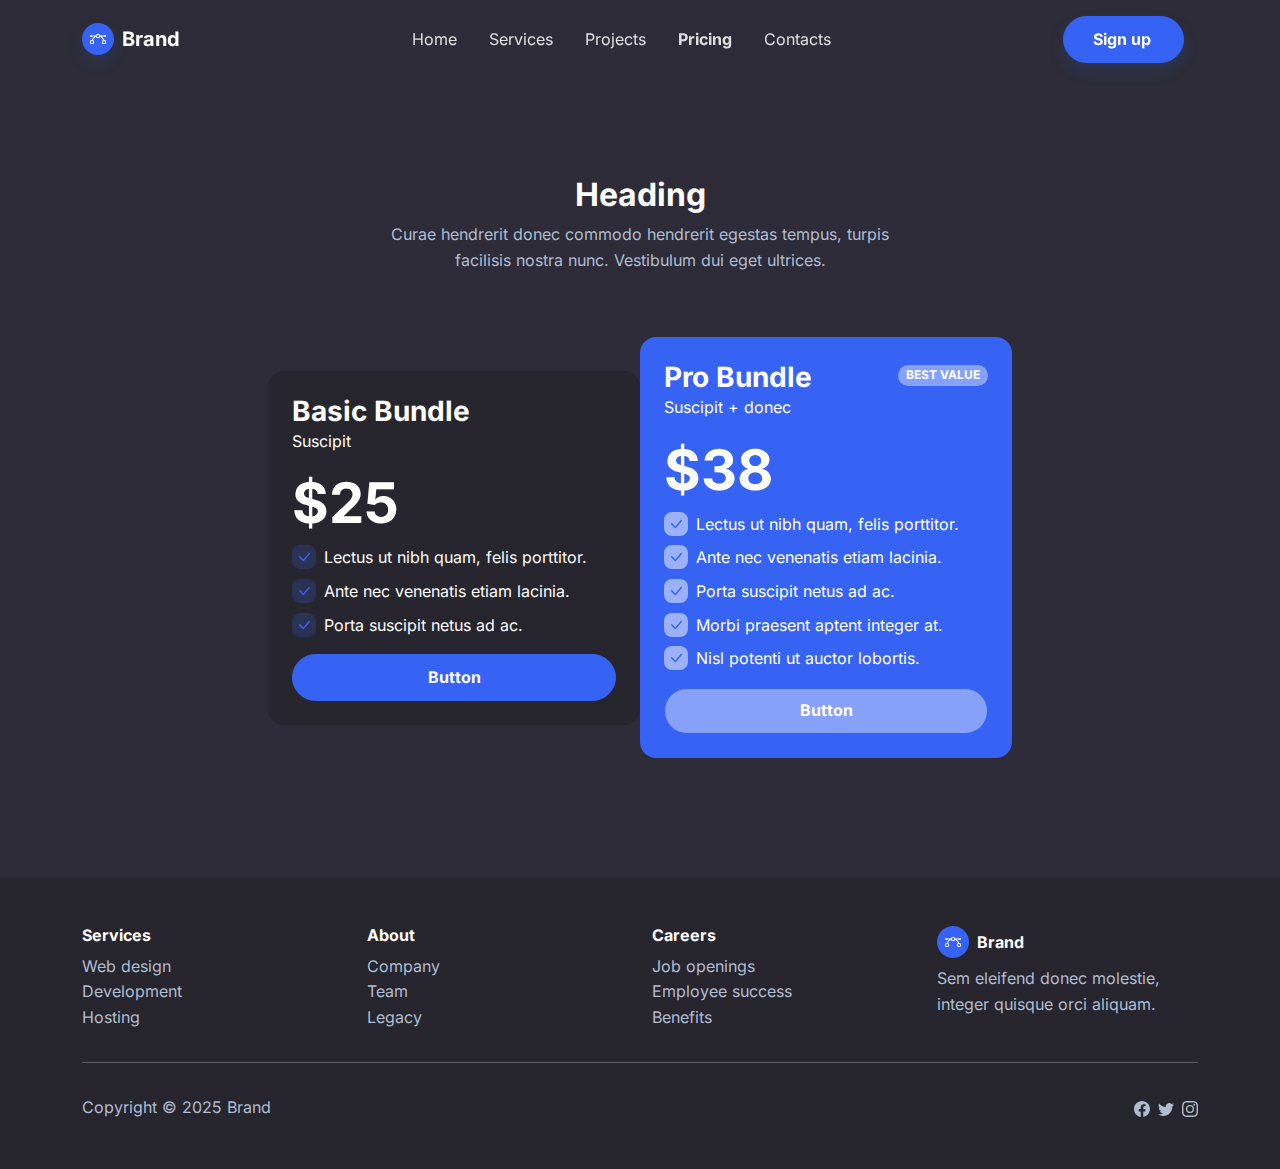
<file: pricing.html>
<!DOCTYPE html><html lang="en"><head><meta charset="utf-8"><meta name="viewport" content="width=device-width, initial-scale=1.0, shrink-to-fit=no"><title>Pricing - Brand</title><link rel="stylesheet" href="assets/bootstrap/css/bootstrap.min.css"><link rel="stylesheet" href="assets/css/Inter.css"></head><body><nav class="navbar navbar-dark navbar-expand-md sticky-top py-3" id="mainNav"><div class="container"><a class="navbar-brand d-flex align-items-center" href="/"><span class="bs-icon-sm bs-icon-circle bs-icon-primary shadow d-flex justify-content-center align-items-center me-2 bs-icon"><svg xmlns="http://www.w3.org/2000/svg" width="1em" height="1em" fill="currentColor" viewBox="0 0 16 16" class="bi bi-bezier">
  <path fill-rule="evenodd" d="M0 10.5A1.5 1.5 0 0 1 1.5 9h1A1.5 1.5 0 0 1 4 10.5v1A1.5 1.5 0 0 1 2.5 13h-1A1.5 1.5 0 0 1 0 11.5v-1zm1.5-.5a.5.5 0 0 0-.5.5v1a.5.5 0 0 0 .5.5h1a.5.5 0 0 0 .5-.5v-1a.5.5 0 0 0-.5-.5h-1zm10.5.5A1.5 1.5 0 0 1 13.5 9h1a1.5 1.5 0 0 1 1.5 1.5v1a1.5 1.5 0 0 1-1.5 1.5h-1a1.5 1.5 0 0 1-1.5-1.5v-1zm1.5-.5a.5.5 0 0 0-.5.5v1a.5.5 0 0 0 .5.5h1a.5.5 0 0 0 .5-.5v-1a.5.5 0 0 0-.5-.5h-1zM6 4.5A1.5 1.5 0 0 1 7.5 3h1A1.5 1.5 0 0 1 10 4.5v1A1.5 1.5 0 0 1 8.5 7h-1A1.5 1.5 0 0 1 6 5.5v-1zM7.5 4a.5.5 0 0 0-.5.5v1a.5.5 0 0 0 .5.5h1a.5.5 0 0 0 .5-.5v-1a.5.5 0 0 0-.5-.5h-1z"></path>
  <path d="M6 4.5H1.866a1 1 0 1 0 0 1h2.668A6.517 6.517 0 0 0 1.814 9H2.5c.123 0 .244.015.358.043a5.517 5.517 0 0 1 3.185-3.185A1.503 1.503 0 0 1 6 5.5v-1zm3.957 1.358A1.5 1.5 0 0 0 10 5.5v-1h4.134a1 1 0 1 1 0 1h-2.668a6.517 6.517 0 0 1 2.72 3.5H13.5c-.123 0-.243.015-.358.043a5.517 5.517 0 0 0-3.185-3.185z"></path>
</svg></span><span>Brand</span></a><button data-bs-toggle="collapse" class="navbar-toggler" data-bs-target="#navcol-1"><span class="visually-hidden">Toggle navigation</span><span class="navbar-toggler-icon"></span></button><div class="collapse navbar-collapse" id="navcol-1"><ul class="navbar-nav mx-auto"><li class="nav-item"><a class="nav-link" href="index.html">Home</a></li><li class="nav-item"><a class="nav-link" href="services.html">Services</a></li><li class="nav-item"><a class="nav-link" href="projects.html">Projects</a></li><li class="nav-item"><a class="nav-link active" href="pricing.html">Pricing</a></li><li class="nav-item"><a class="nav-link" href="contacts.html">Contacts</a></li></ul><a class="btn btn-primary shadow" role="button" href="signup.html" style="margin-right: 14px;margin-left: 16px;padding-left: 29px;">Sign up</a></div></div></nav><section class="py-5"><div class="container py-5"><div class="row mb-5"><div class="col-md-8 col-xl-6 text-center mx-auto"><h2 class="fw-bold">Heading</h2><p class="text-muted">Curae hendrerit donec commodo hendrerit egestas tempus, turpis facilisis nostra nunc. Vestibulum dui eget ultrices.</p></div></div><div class="row g-0 row-cols-1 row-cols-md-2 row-cols-xl-3 d-flex align-items-md-center align-items-xl-center"><div class="col offset-xl-2 mb-4"><div class="card bg-dark border-dark"><div class="card-body p-4"><div class="d-flex justify-content-between"><div><h3 class="fw-bold mb-0">Basic Bundle</h3><p>Suscipit</p><h4 class="display-4 fw-bold">$25</h4></div></div><div><ul class="list-unstyled"><li class="d-flex mb-2"><span class="bs-icon-xs bs-icon-rounded bs-icon-primary-light bs-icon bs-icon-xs me-2"><svg xmlns="http://www.w3.org/2000/svg" width="1em" height="1em" fill="currentColor" viewBox="0 0 16 16" class="bi bi-check-lg text-primary">
  <path d="M12.736 3.97a.733.733 0 0 1 1.047 0c.286.289.29.756.01 1.05L7.88 12.01a.733.733 0 0 1-1.065.02L3.217 8.384a.757.757 0 0 1 0-1.06.733.733 0 0 1 1.047 0l3.052 3.093 5.4-6.425a.247.247 0 0 1 .02-.022Z"></path>
</svg></span><span>Lectus ut nibh quam, felis porttitor.</span></li><li class="d-flex mb-2"><span class="bs-icon-xs bs-icon-rounded bs-icon-primary-light bs-icon bs-icon-xs me-2"><svg xmlns="http://www.w3.org/2000/svg" width="1em" height="1em" fill="currentColor" viewBox="0 0 16 16" class="bi bi-check-lg text-primary">
  <path d="M12.736 3.97a.733.733 0 0 1 1.047 0c.286.289.29.756.01 1.05L7.88 12.01a.733.733 0 0 1-1.065.02L3.217 8.384a.757.757 0 0 1 0-1.06.733.733 0 0 1 1.047 0l3.052 3.093 5.4-6.425a.247.247 0 0 1 .02-.022Z"></path>
</svg></span><span>Ante nec venenatis etiam lacinia.</span></li><li class="d-flex mb-2"><span class="bs-icon-xs bs-icon-rounded bs-icon-primary-light bs-icon bs-icon-xs me-2"><svg xmlns="http://www.w3.org/2000/svg" width="1em" height="1em" fill="currentColor" viewBox="0 0 16 16" class="bi bi-check-lg text-primary">
  <path d="M12.736 3.97a.733.733 0 0 1 1.047 0c.286.289.29.756.01 1.05L7.88 12.01a.733.733 0 0 1-1.065.02L3.217 8.384a.757.757 0 0 1 0-1.06.733.733 0 0 1 1.047 0l3.052 3.093 5.4-6.425a.247.247 0 0 1 .02-.022Z"></path>
</svg></span><span>Porta suscipit netus ad ac.</span></li></ul></div><button class="btn btn-primary d-block w-100" type="button">Button</button></div></div></div><div class="col mb-4"><div class="card text-white bg-primary"><div class="card-body p-4"><div class="d-flex justify-content-between"><div><h3 class="fw-bold text-white mb-0">Pro Bundle</h3><p>Suscipit + donec</p><h4 class="display-4 fw-bold text-white">$38</h4></div><div><span class="badge rounded-pill bg-primary text-uppercase bg-semi-white">Best Value</span></div></div><div><ul class="list-unstyled"><li class="d-flex mb-2"><span class="bs-icon-xs bs-icon-rounded bs-icon-semi-white bs-icon bs-icon-xs me-2"><svg xmlns="http://www.w3.org/2000/svg" width="1em" height="1em" fill="currentColor" viewBox="0 0 16 16" class="bi bi-check-lg text-primary">
  <path d="M12.736 3.97a.733.733 0 0 1 1.047 0c.286.289.29.756.01 1.05L7.88 12.01a.733.733 0 0 1-1.065.02L3.217 8.384a.757.757 0 0 1 0-1.06.733.733 0 0 1 1.047 0l3.052 3.093 5.4-6.425a.247.247 0 0 1 .02-.022Z"></path>
</svg></span><span>Lectus ut nibh quam, felis porttitor.</span></li><li class="d-flex mb-2"><span class="bs-icon-xs bs-icon-rounded bs-icon-semi-white bs-icon bs-icon-xs me-2"><svg xmlns="http://www.w3.org/2000/svg" width="1em" height="1em" fill="currentColor" viewBox="0 0 16 16" class="bi bi-check-lg text-primary">
  <path d="M12.736 3.97a.733.733 0 0 1 1.047 0c.286.289.29.756.01 1.05L7.88 12.01a.733.733 0 0 1-1.065.02L3.217 8.384a.757.757 0 0 1 0-1.06.733.733 0 0 1 1.047 0l3.052 3.093 5.4-6.425a.247.247 0 0 1 .02-.022Z"></path>
</svg></span><span>Ante nec venenatis etiam lacinia.</span></li><li class="d-flex mb-2"><span class="bs-icon-xs bs-icon-rounded bs-icon-semi-white bs-icon bs-icon-xs me-2"><svg xmlns="http://www.w3.org/2000/svg" width="1em" height="1em" fill="currentColor" viewBox="0 0 16 16" class="bi bi-check-lg text-primary">
  <path d="M12.736 3.97a.733.733 0 0 1 1.047 0c.286.289.29.756.01 1.05L7.88 12.01a.733.733 0 0 1-1.065.02L3.217 8.384a.757.757 0 0 1 0-1.06.733.733 0 0 1 1.047 0l3.052 3.093 5.4-6.425a.247.247 0 0 1 .02-.022Z"></path>
</svg></span><span>Porta suscipit netus ad ac.</span></li><li class="d-flex mb-2"><span class="bs-icon-xs bs-icon-rounded bs-icon-semi-white bs-icon bs-icon-xs me-2"><svg xmlns="http://www.w3.org/2000/svg" width="1em" height="1em" fill="currentColor" viewBox="0 0 16 16" class="bi bi-check-lg text-primary">
  <path d="M12.736 3.97a.733.733 0 0 1 1.047 0c.286.289.29.756.01 1.05L7.88 12.01a.733.733 0 0 1-1.065.02L3.217 8.384a.757.757 0 0 1 0-1.06.733.733 0 0 1 1.047 0l3.052 3.093 5.4-6.425a.247.247 0 0 1 .02-.022Z"></path>
</svg></span><span>Morbi praesent aptent integer at.</span></li><li class="d-flex mb-2"><span class="bs-icon-xs bs-icon-rounded bs-icon-semi-white bs-icon bs-icon-xs me-2"><svg xmlns="http://www.w3.org/2000/svg" width="1em" height="1em" fill="currentColor" viewBox="0 0 16 16" class="bi bi-check-lg text-primary">
  <path d="M12.736 3.97a.733.733 0 0 1 1.047 0c.286.289.29.756.01 1.05L7.88 12.01a.733.733 0 0 1-1.065.02L3.217 8.384a.757.757 0 0 1 0-1.06.733.733 0 0 1 1.047 0l3.052 3.093 5.4-6.425a.247.247 0 0 1 .02-.022Z"></path>
</svg></span><span>Nisl potenti ut auctor lobortis.</span></li></ul></div><button class="btn btn-primary d-block w-100 bg-semi-white" type="button">Button</button></div></div></div></div></div></section><footer class="bg-dark"><div class="container py-4 py-lg-5"><div class="row justify-content-center"><div class="col-sm-4 col-md-3 text-center text-lg-start d-flex flex-column"><h3 class="fs-6 fw-bold">Services</h3><ul class="list-unstyled"><li><a href="#">Web design</a></li><li><a href="#">Development</a></li><li><a href="#">Hosting</a></li></ul></div><div class="col-sm-4 col-md-3 text-center text-lg-start d-flex flex-column"><h3 class="fs-6 fw-bold">About</h3><ul class="list-unstyled"><li><a href="#">Company</a></li><li><a href="#">Team</a></li><li><a href="#">Legacy</a></li></ul></div><div class="col-sm-4 col-md-3 text-center text-lg-start d-flex flex-column"><h3 class="fs-6 fw-bold">Careers</h3><ul class="list-unstyled"><li><a href="#">Job openings</a></li><li><a href="#">Employee success</a></li><li><a href="#">Benefits</a></li></ul></div><div class="col-lg-3 text-center text-lg-start d-flex flex-column align-items-center order-first align-items-lg-start order-lg-last"><div class="fw-bold d-flex align-items-center mb-2"><span class="bs-icon-sm bs-icon-circle bs-icon-primary d-flex justify-content-center align-items-center bs-icon me-2"><svg xmlns="http://www.w3.org/2000/svg" width="1em" height="1em" fill="currentColor" viewBox="0 0 16 16" class="bi bi-bezier">
  <path fill-rule="evenodd" d="M0 10.5A1.5 1.5 0 0 1 1.5 9h1A1.5 1.5 0 0 1 4 10.5v1A1.5 1.5 0 0 1 2.5 13h-1A1.5 1.5 0 0 1 0 11.5v-1zm1.5-.5a.5.5 0 0 0-.5.5v1a.5.5 0 0 0 .5.5h1a.5.5 0 0 0 .5-.5v-1a.5.5 0 0 0-.5-.5h-1zm10.5.5A1.5 1.5 0 0 1 13.5 9h1a1.5 1.5 0 0 1 1.5 1.5v1a1.5 1.5 0 0 1-1.5 1.5h-1a1.5 1.5 0 0 1-1.5-1.5v-1zm1.5-.5a.5.5 0 0 0-.5.5v1a.5.5 0 0 0 .5.5h1a.5.5 0 0 0 .5-.5v-1a.5.5 0 0 0-.5-.5h-1zM6 4.5A1.5 1.5 0 0 1 7.5 3h1A1.5 1.5 0 0 1 10 4.5v1A1.5 1.5 0 0 1 8.5 7h-1A1.5 1.5 0 0 1 6 5.5v-1zM7.5 4a.5.5 0 0 0-.5.5v1a.5.5 0 0 0 .5.5h1a.5.5 0 0 0 .5-.5v-1a.5.5 0 0 0-.5-.5h-1z"></path>
  <path d="M6 4.5H1.866a1 1 0 1 0 0 1h2.668A6.517 6.517 0 0 0 1.814 9H2.5c.123 0 .244.015.358.043a5.517 5.517 0 0 1 3.185-3.185A1.503 1.503 0 0 1 6 5.5v-1zm3.957 1.358A1.5 1.5 0 0 0 10 5.5v-1h4.134a1 1 0 1 1 0 1h-2.668a6.517 6.517 0 0 1 2.72 3.5H13.5c-.123 0-.243.015-.358.043a5.517 5.517 0 0 0-3.185-3.185z"></path>
</svg></span><span>Brand</span></div><p class="text-muted">Sem eleifend donec molestie, integer quisque orci aliquam.</p></div></div><hr><div class="text-muted d-flex justify-content-between align-items-center pt-3"><p class="mb-0">Copyright © 2025 Brand</p><ul class="list-inline mb-0"><li class="list-inline-item"><svg xmlns="http://www.w3.org/2000/svg" width="1em" height="1em" fill="currentColor" viewBox="0 0 16 16" class="bi bi-facebook">
  <path d="M16 8.049c0-4.446-3.582-8.05-8-8.05C3.58 0-.002 3.603-.002 8.05c0 4.017 2.926 7.347 6.75 7.951v-5.625h-2.03V8.05H6.75V6.275c0-2.017 1.195-3.131 3.022-3.131.876 0 1.791.157 1.791.157v1.98h-1.009c-.993 0-1.303.621-1.303 1.258v1.51h2.218l-.354 2.326H9.25V16c3.824-.604 6.75-3.934 6.75-7.951z"></path>
</svg></li><li class="list-inline-item"><svg xmlns="http://www.w3.org/2000/svg" width="1em" height="1em" fill="currentColor" viewBox="0 0 16 16" class="bi bi-twitter">
  <path d="M5.026 15c6.038 0 9.341-5.003 9.341-9.334 0-.14 0-.282-.006-.422A6.685 6.685 0 0 0 16 3.542a6.658 6.658 0 0 1-1.889.518 3.301 3.301 0 0 0 1.447-1.817 6.533 6.533 0 0 1-2.087.793A3.286 3.286 0 0 0 7.875 6.03a9.325 9.325 0 0 1-6.767-3.429 3.289 3.289 0 0 0 1.018 4.382A3.323 3.323 0 0 1 .64 6.575v.045a3.288 3.288 0 0 0 2.632 3.218 3.203 3.203 0 0 1-.865.115 3.23 3.23 0 0 1-.614-.057 3.283 3.283 0 0 0 3.067 2.277A6.588 6.588 0 0 1 .78 13.58a6.32 6.32 0 0 1-.78-.045A9.344 9.344 0 0 0 5.026 15z"></path>
</svg></li><li class="list-inline-item"><svg xmlns="http://www.w3.org/2000/svg" width="1em" height="1em" fill="currentColor" viewBox="0 0 16 16" class="bi bi-instagram">
  <path d="M8 0C5.829 0 5.556.01 4.703.048 3.85.088 3.269.222 2.76.42a3.917 3.917 0 0 0-1.417.923A3.927 3.927 0 0 0 .42 2.76C.222 3.268.087 3.85.048 4.7.01 5.555 0 5.827 0 8.001c0 2.172.01 2.444.048 3.297.04.852.174 1.433.372 1.942.205.526.478.972.923 1.417.444.445.89.719 1.416.923.51.198 1.09.333 1.942.372C5.555 15.99 5.827 16 8 16s2.444-.01 3.298-.048c.851-.04 1.434-.174 1.943-.372a3.916 3.916 0 0 0 1.416-.923c.445-.445.718-.891.923-1.417.197-.509.332-1.09.372-1.942C15.99 10.445 16 10.173 16 8s-.01-2.445-.048-3.299c-.04-.851-.175-1.433-.372-1.941a3.926 3.926 0 0 0-.923-1.417A3.911 3.911 0 0 0 13.24.42c-.51-.198-1.092-.333-1.943-.372C10.443.01 10.172 0 7.998 0h.003zm-.717 1.442h.718c2.136 0 2.389.007 3.232.046.78.035 1.204.166 1.486.275.373.145.64.319.92.599.28.28.453.546.598.92.11.281.24.705.275 1.485.039.843.047 1.096.047 3.231s-.008 2.389-.047 3.232c-.035.78-.166 1.203-.275 1.485a2.47 2.47 0 0 1-.599.919c-.28.28-.546.453-.92.598-.28.11-.704.24-1.485.276-.843.038-1.096.047-3.232.047s-2.39-.009-3.233-.047c-.78-.036-1.203-.166-1.485-.276a2.478 2.478 0 0 1-.92-.598 2.48 2.48 0 0 1-.6-.92c-.109-.281-.24-.705-.275-1.485-.038-.843-.046-1.096-.046-3.233 0-2.136.008-2.388.046-3.231.036-.78.166-1.204.276-1.486.145-.373.319-.64.599-.92.28-.28.546-.453.92-.598.282-.11.705-.24 1.485-.276.738-.034 1.024-.044 2.515-.045v.002zm4.988 1.328a.96.96 0 1 0 0 1.92.96.96 0 0 0 0-1.92zm-4.27 1.122a4.109 4.109 0 1 0 0 8.217 4.109 4.109 0 0 0 0-8.217zm0 1.441a2.667 2.667 0 1 1 0 5.334 2.667 2.667 0 0 1 0-5.334z"></path>
</svg></li></ul></div></div></footer><script src="assets/bootstrap/js/bootstrap.min.js"></script><script src="assets/js/bold-and-dark.js"></script></body></html>
</file>
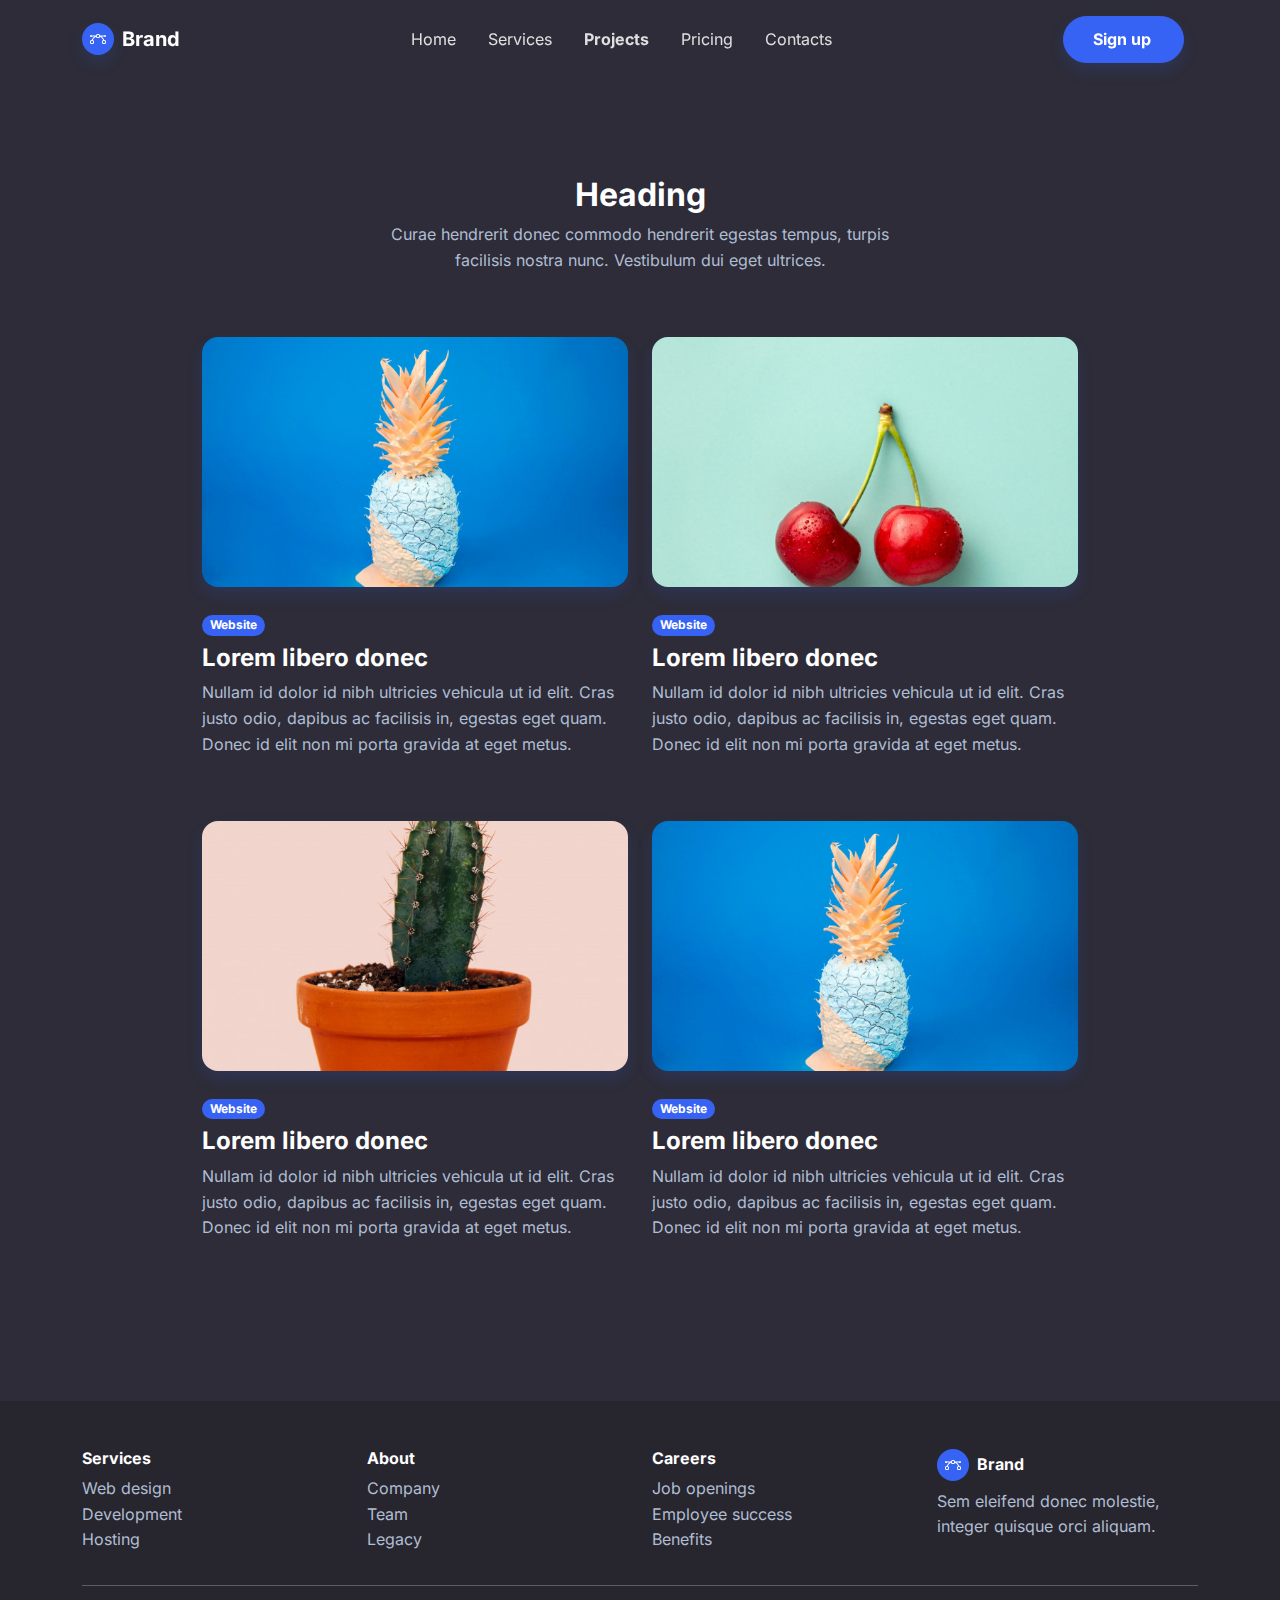
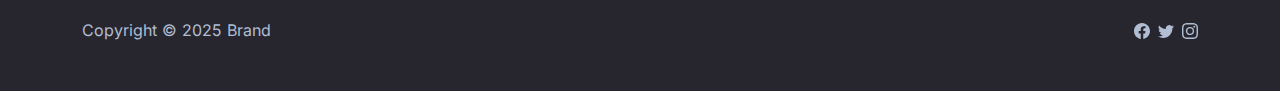
<file: projects.html>
<!DOCTYPE html><html lang="en"><head><meta charset="utf-8"><meta name="viewport" content="width=device-width, initial-scale=1.0, shrink-to-fit=no"><title>Projects - Brand</title><link rel="stylesheet" href="assets/bootstrap/css/bootstrap.min.css"><link rel="stylesheet" href="assets/css/Inter.css"></head><body><nav class="navbar navbar-dark navbar-expand-md sticky-top py-3" id="mainNav"><div class="container"><a class="navbar-brand d-flex align-items-center" href="/"><span class="bs-icon-sm bs-icon-circle bs-icon-primary shadow d-flex justify-content-center align-items-center me-2 bs-icon"><svg xmlns="http://www.w3.org/2000/svg" width="1em" height="1em" fill="currentColor" viewBox="0 0 16 16" class="bi bi-bezier">
  <path fill-rule="evenodd" d="M0 10.5A1.5 1.5 0 0 1 1.5 9h1A1.5 1.5 0 0 1 4 10.5v1A1.5 1.5 0 0 1 2.5 13h-1A1.5 1.5 0 0 1 0 11.5v-1zm1.5-.5a.5.5 0 0 0-.5.5v1a.5.5 0 0 0 .5.5h1a.5.5 0 0 0 .5-.5v-1a.5.5 0 0 0-.5-.5h-1zm10.5.5A1.5 1.5 0 0 1 13.5 9h1a1.5 1.5 0 0 1 1.5 1.5v1a1.5 1.5 0 0 1-1.5 1.5h-1a1.5 1.5 0 0 1-1.5-1.5v-1zm1.5-.5a.5.5 0 0 0-.5.5v1a.5.5 0 0 0 .5.5h1a.5.5 0 0 0 .5-.5v-1a.5.5 0 0 0-.5-.5h-1zM6 4.5A1.5 1.5 0 0 1 7.5 3h1A1.5 1.5 0 0 1 10 4.5v1A1.5 1.5 0 0 1 8.5 7h-1A1.5 1.5 0 0 1 6 5.5v-1zM7.5 4a.5.5 0 0 0-.5.5v1a.5.5 0 0 0 .5.5h1a.5.5 0 0 0 .5-.5v-1a.5.5 0 0 0-.5-.5h-1z"></path>
  <path d="M6 4.5H1.866a1 1 0 1 0 0 1h2.668A6.517 6.517 0 0 0 1.814 9H2.5c.123 0 .244.015.358.043a5.517 5.517 0 0 1 3.185-3.185A1.503 1.503 0 0 1 6 5.5v-1zm3.957 1.358A1.5 1.5 0 0 0 10 5.5v-1h4.134a1 1 0 1 1 0 1h-2.668a6.517 6.517 0 0 1 2.72 3.5H13.5c-.123 0-.243.015-.358.043a5.517 5.517 0 0 0-3.185-3.185z"></path>
</svg></span><span>Brand</span></a><button data-bs-toggle="collapse" class="navbar-toggler" data-bs-target="#navcol-1"><span class="visually-hidden">Toggle navigation</span><span class="navbar-toggler-icon"></span></button><div class="collapse navbar-collapse" id="navcol-1"><ul class="navbar-nav mx-auto"><li class="nav-item"><a class="nav-link" href="index.html">Home</a></li><li class="nav-item"><a class="nav-link" href="services.html">Services</a></li><li class="nav-item"><a class="nav-link active" href="projects.html">Projects</a></li><li class="nav-item"><a class="nav-link" href="pricing.html">Pricing</a></li><li class="nav-item"><a class="nav-link" href="contacts.html">Contacts</a></li></ul><a class="btn btn-primary shadow" role="button" href="signup.html" style="margin-right: 14px;margin-left: 16px;padding-left: 29px;">Sign up</a></div></div></nav><section class="py-5"><div class="container py-5"><div class="row mb-5"><div class="col-md-8 col-xl-6 text-center mx-auto"><h2 class="fw-bold">Heading</h2><p class="text-muted">Curae hendrerit donec commodo hendrerit egestas tempus, turpis facilisis nostra nunc. Vestibulum dui eget ultrices.</p></div></div><div class="row row-cols-1 row-cols-md-2 mx-auto" style="max-width: 900px;"><div class="col mb-4"><div><a href="#"><img class="rounded img-fluid shadow w-100 fit-cover" src="assets/img/products/1.jpg" style="height: 250px;"></a><div class="py-4"><span class="badge bg-primary mb-2">Website</span><h4 class="fw-bold">Lorem libero donec</h4><p class="text-muted">Nullam id dolor id nibh ultricies vehicula ut id elit. Cras justo odio, dapibus ac facilisis in, egestas eget quam. Donec id elit non mi porta gravida at eget metus.</p></div></div></div><div class="col mb-4"><div><a href="#"><img class="rounded img-fluid shadow w-100 fit-cover" src="assets/img/products/2.jpg" style="height: 250px;"></a><div class="py-4"><span class="badge bg-primary mb-2">Website</span><h4 class="fw-bold">Lorem libero donec</h4><p class="text-muted">Nullam id dolor id nibh ultricies vehicula ut id elit. Cras justo odio, dapibus ac facilisis in, egestas eget quam. Donec id elit non mi porta gravida at eget metus.</p></div></div></div><div class="col mb-4"><div><a href="#"><img class="rounded img-fluid shadow w-100 fit-cover" src="assets/img/products/3.jpg" style="height: 250px;"></a><div class="py-4"><span class="badge bg-primary mb-2">Website</span><h4 class="fw-bold">Lorem libero donec</h4><p class="text-muted">Nullam id dolor id nibh ultricies vehicula ut id elit. Cras justo odio, dapibus ac facilisis in, egestas eget quam. Donec id elit non mi porta gravida at eget metus.</p></div></div></div><div class="col mb-4"><div><a href="#"><img class="rounded img-fluid shadow w-100 fit-cover" src="assets/img/products/1.jpg" style="height: 250px;"></a><div class="py-4"><span class="badge bg-primary mb-2">Website</span><h4 class="fw-bold">Lorem libero donec</h4><p class="text-muted">Nullam id dolor id nibh ultricies vehicula ut id elit. Cras justo odio, dapibus ac facilisis in, egestas eget quam. Donec id elit non mi porta gravida at eget metus.</p></div></div></div></div></div></section><footer class="bg-dark"><div class="container py-4 py-lg-5"><div class="row justify-content-center"><div class="col-sm-4 col-md-3 text-center text-lg-start d-flex flex-column"><h3 class="fs-6 fw-bold">Services</h3><ul class="list-unstyled"><li><a href="#">Web design</a></li><li><a href="#">Development</a></li><li><a href="#">Hosting</a></li></ul></div><div class="col-sm-4 col-md-3 text-center text-lg-start d-flex flex-column"><h3 class="fs-6 fw-bold">About</h3><ul class="list-unstyled"><li><a href="#">Company</a></li><li><a href="#">Team</a></li><li><a href="#">Legacy</a></li></ul></div><div class="col-sm-4 col-md-3 text-center text-lg-start d-flex flex-column"><h3 class="fs-6 fw-bold">Careers</h3><ul class="list-unstyled"><li><a href="#">Job openings</a></li><li><a href="#">Employee success</a></li><li><a href="#">Benefits</a></li></ul></div><div class="col-lg-3 text-center text-lg-start d-flex flex-column align-items-center order-first align-items-lg-start order-lg-last"><div class="fw-bold d-flex align-items-center mb-2"><span class="bs-icon-sm bs-icon-circle bs-icon-primary d-flex justify-content-center align-items-center bs-icon me-2"><svg xmlns="http://www.w3.org/2000/svg" width="1em" height="1em" fill="currentColor" viewBox="0 0 16 16" class="bi bi-bezier">
  <path fill-rule="evenodd" d="M0 10.5A1.5 1.5 0 0 1 1.5 9h1A1.5 1.5 0 0 1 4 10.5v1A1.5 1.5 0 0 1 2.5 13h-1A1.5 1.5 0 0 1 0 11.5v-1zm1.5-.5a.5.5 0 0 0-.5.5v1a.5.5 0 0 0 .5.5h1a.5.5 0 0 0 .5-.5v-1a.5.5 0 0 0-.5-.5h-1zm10.5.5A1.5 1.5 0 0 1 13.5 9h1a1.5 1.5 0 0 1 1.5 1.5v1a1.5 1.5 0 0 1-1.5 1.5h-1a1.5 1.5 0 0 1-1.5-1.5v-1zm1.5-.5a.5.5 0 0 0-.5.5v1a.5.5 0 0 0 .5.5h1a.5.5 0 0 0 .5-.5v-1a.5.5 0 0 0-.5-.5h-1zM6 4.5A1.5 1.5 0 0 1 7.5 3h1A1.5 1.5 0 0 1 10 4.5v1A1.5 1.5 0 0 1 8.5 7h-1A1.5 1.5 0 0 1 6 5.5v-1zM7.5 4a.5.5 0 0 0-.5.5v1a.5.5 0 0 0 .5.5h1a.5.5 0 0 0 .5-.5v-1a.5.5 0 0 0-.5-.5h-1z"></path>
  <path d="M6 4.5H1.866a1 1 0 1 0 0 1h2.668A6.517 6.517 0 0 0 1.814 9H2.5c.123 0 .244.015.358.043a5.517 5.517 0 0 1 3.185-3.185A1.503 1.503 0 0 1 6 5.5v-1zm3.957 1.358A1.5 1.5 0 0 0 10 5.5v-1h4.134a1 1 0 1 1 0 1h-2.668a6.517 6.517 0 0 1 2.72 3.5H13.5c-.123 0-.243.015-.358.043a5.517 5.517 0 0 0-3.185-3.185z"></path>
</svg></span><span>Brand</span></div><p class="text-muted">Sem eleifend donec molestie, integer quisque orci aliquam.</p></div></div><hr><div class="text-muted d-flex justify-content-between align-items-center pt-3"><p class="mb-0">Copyright © 2025 Brand</p><ul class="list-inline mb-0"><li class="list-inline-item"><svg xmlns="http://www.w3.org/2000/svg" width="1em" height="1em" fill="currentColor" viewBox="0 0 16 16" class="bi bi-facebook">
  <path d="M16 8.049c0-4.446-3.582-8.05-8-8.05C3.58 0-.002 3.603-.002 8.05c0 4.017 2.926 7.347 6.75 7.951v-5.625h-2.03V8.05H6.75V6.275c0-2.017 1.195-3.131 3.022-3.131.876 0 1.791.157 1.791.157v1.98h-1.009c-.993 0-1.303.621-1.303 1.258v1.51h2.218l-.354 2.326H9.25V16c3.824-.604 6.75-3.934 6.75-7.951z"></path>
</svg></li><li class="list-inline-item"><svg xmlns="http://www.w3.org/2000/svg" width="1em" height="1em" fill="currentColor" viewBox="0 0 16 16" class="bi bi-twitter">
  <path d="M5.026 15c6.038 0 9.341-5.003 9.341-9.334 0-.14 0-.282-.006-.422A6.685 6.685 0 0 0 16 3.542a6.658 6.658 0 0 1-1.889.518 3.301 3.301 0 0 0 1.447-1.817 6.533 6.533 0 0 1-2.087.793A3.286 3.286 0 0 0 7.875 6.03a9.325 9.325 0 0 1-6.767-3.429 3.289 3.289 0 0 0 1.018 4.382A3.323 3.323 0 0 1 .64 6.575v.045a3.288 3.288 0 0 0 2.632 3.218 3.203 3.203 0 0 1-.865.115 3.23 3.23 0 0 1-.614-.057 3.283 3.283 0 0 0 3.067 2.277A6.588 6.588 0 0 1 .78 13.58a6.32 6.32 0 0 1-.78-.045A9.344 9.344 0 0 0 5.026 15z"></path>
</svg></li><li class="list-inline-item"><svg xmlns="http://www.w3.org/2000/svg" width="1em" height="1em" fill="currentColor" viewBox="0 0 16 16" class="bi bi-instagram">
  <path d="M8 0C5.829 0 5.556.01 4.703.048 3.85.088 3.269.222 2.76.42a3.917 3.917 0 0 0-1.417.923A3.927 3.927 0 0 0 .42 2.76C.222 3.268.087 3.85.048 4.7.01 5.555 0 5.827 0 8.001c0 2.172.01 2.444.048 3.297.04.852.174 1.433.372 1.942.205.526.478.972.923 1.417.444.445.89.719 1.416.923.51.198 1.09.333 1.942.372C5.555 15.99 5.827 16 8 16s2.444-.01 3.298-.048c.851-.04 1.434-.174 1.943-.372a3.916 3.916 0 0 0 1.416-.923c.445-.445.718-.891.923-1.417.197-.509.332-1.09.372-1.942C15.99 10.445 16 10.173 16 8s-.01-2.445-.048-3.299c-.04-.851-.175-1.433-.372-1.941a3.926 3.926 0 0 0-.923-1.417A3.911 3.911 0 0 0 13.24.42c-.51-.198-1.092-.333-1.943-.372C10.443.01 10.172 0 7.998 0h.003zm-.717 1.442h.718c2.136 0 2.389.007 3.232.046.78.035 1.204.166 1.486.275.373.145.64.319.92.599.28.28.453.546.598.92.11.281.24.705.275 1.485.039.843.047 1.096.047 3.231s-.008 2.389-.047 3.232c-.035.78-.166 1.203-.275 1.485a2.47 2.47 0 0 1-.599.919c-.28.28-.546.453-.92.598-.28.11-.704.24-1.485.276-.843.038-1.096.047-3.232.047s-2.39-.009-3.233-.047c-.78-.036-1.203-.166-1.485-.276a2.478 2.478 0 0 1-.92-.598 2.48 2.48 0 0 1-.6-.92c-.109-.281-.24-.705-.275-1.485-.038-.843-.046-1.096-.046-3.233 0-2.136.008-2.388.046-3.231.036-.78.166-1.204.276-1.486.145-.373.319-.64.599-.92.28-.28.546-.453.92-.598.282-.11.705-.24 1.485-.276.738-.034 1.024-.044 2.515-.045v.002zm4.988 1.328a.96.96 0 1 0 0 1.92.96.96 0 0 0 0-1.92zm-4.27 1.122a4.109 4.109 0 1 0 0 8.217 4.109 4.109 0 0 0 0-8.217zm0 1.441a2.667 2.667 0 1 1 0 5.334 2.667 2.667 0 0 1 0-5.334z"></path>
</svg></li></ul></div></div></footer><script src="assets/bootstrap/js/bootstrap.min.js"></script><script src="assets/js/bold-and-dark.js"></script></body></html>
</file>
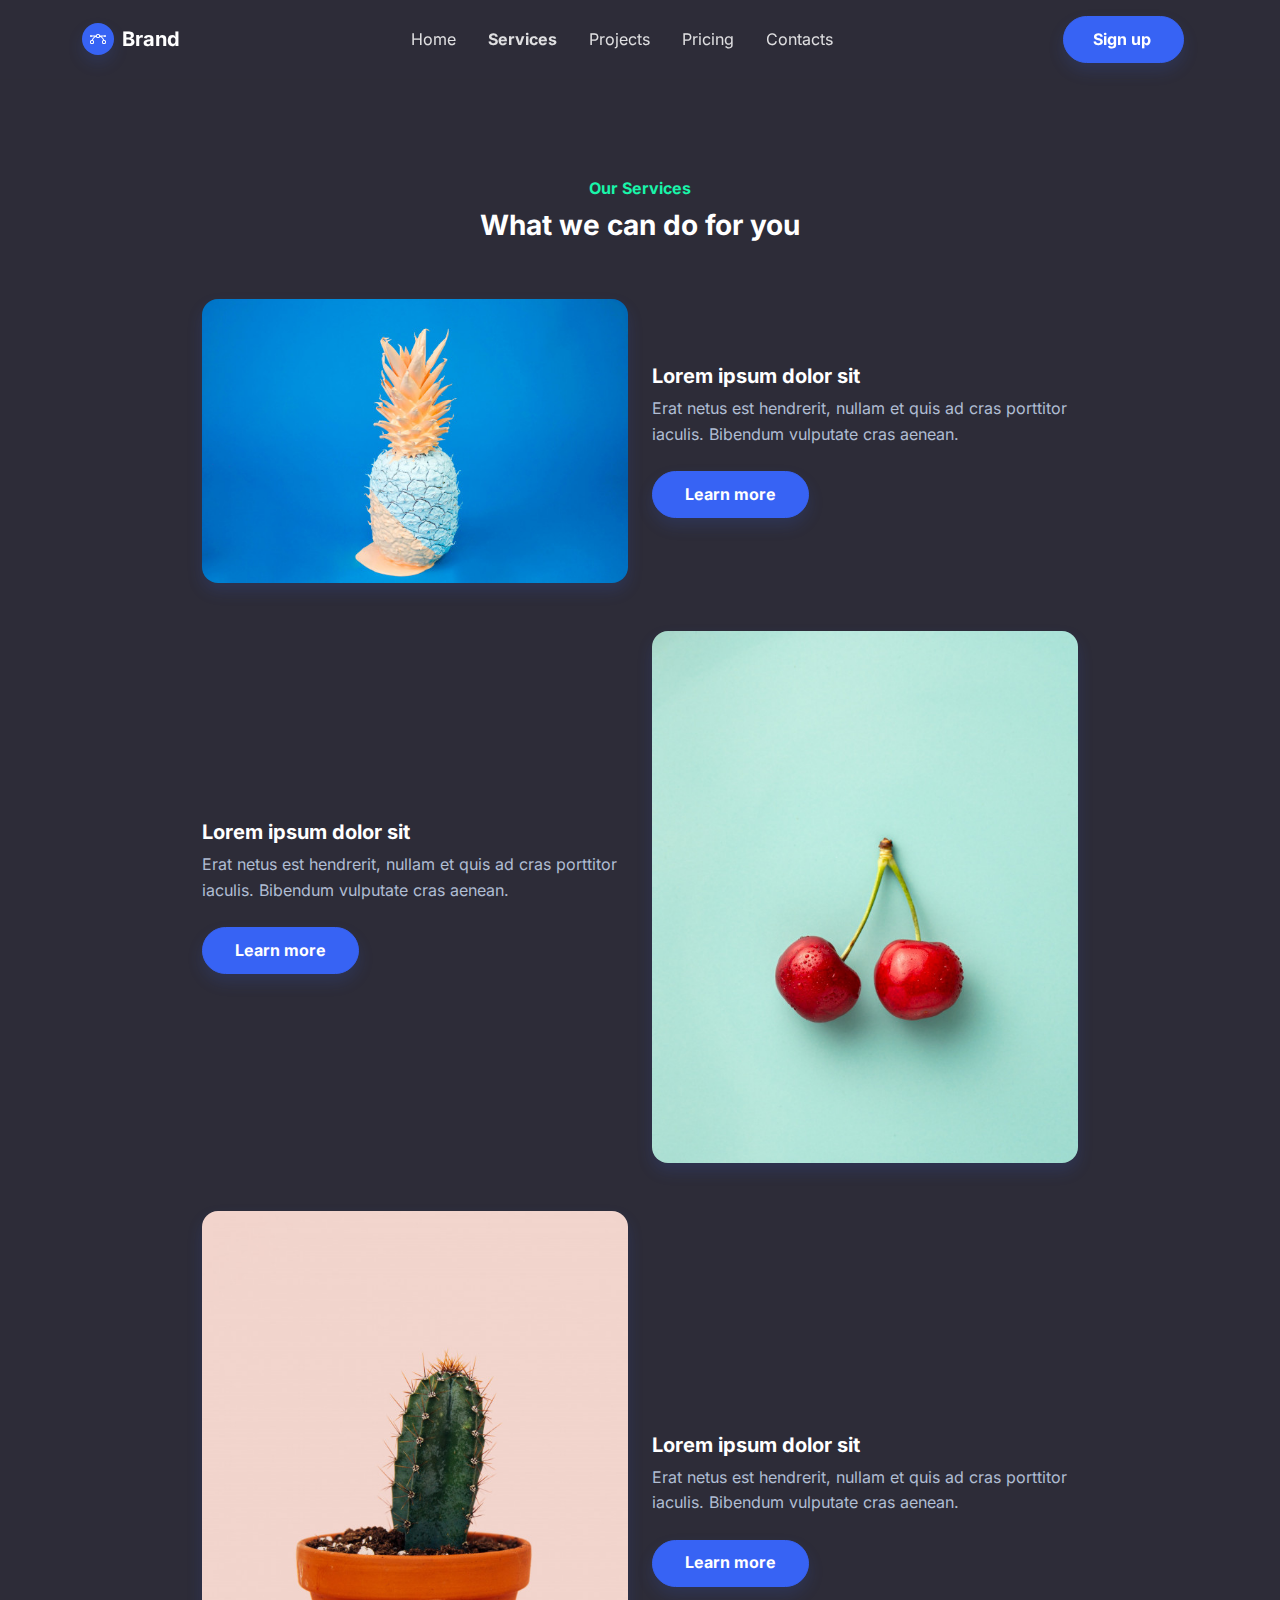
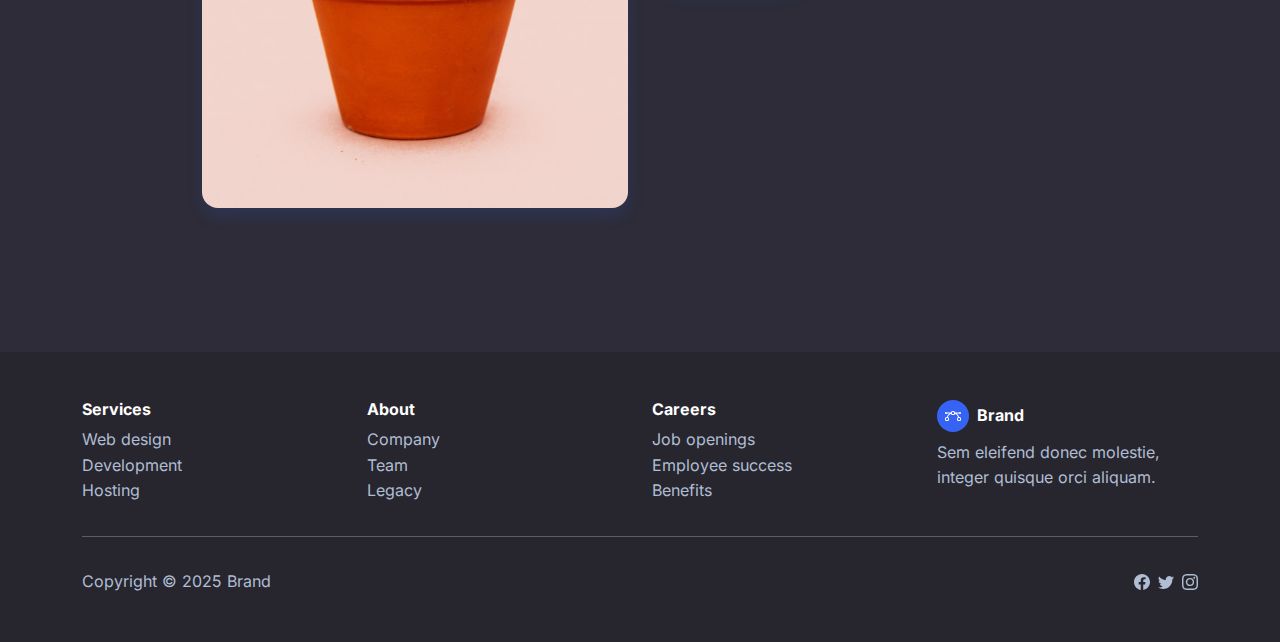
<file: services.html>
<!DOCTYPE html><html lang="en"><head><meta charset="utf-8"><meta name="viewport" content="width=device-width, initial-scale=1.0, shrink-to-fit=no"><title>Services - Brand</title><link rel="stylesheet" href="assets/bootstrap/css/bootstrap.min.css"><link rel="stylesheet" href="assets/css/Inter.css"></head><body><nav class="navbar navbar-dark navbar-expand-md sticky-top py-3" id="mainNav"><div class="container"><a class="navbar-brand d-flex align-items-center" href="/"><span class="bs-icon-sm bs-icon-circle bs-icon-primary shadow d-flex justify-content-center align-items-center me-2 bs-icon"><svg xmlns="http://www.w3.org/2000/svg" width="1em" height="1em" fill="currentColor" viewBox="0 0 16 16" class="bi bi-bezier">
  <path fill-rule="evenodd" d="M0 10.5A1.5 1.5 0 0 1 1.5 9h1A1.5 1.5 0 0 1 4 10.5v1A1.5 1.5 0 0 1 2.5 13h-1A1.5 1.5 0 0 1 0 11.5v-1zm1.5-.5a.5.5 0 0 0-.5.5v1a.5.5 0 0 0 .5.5h1a.5.5 0 0 0 .5-.5v-1a.5.5 0 0 0-.5-.5h-1zm10.5.5A1.5 1.5 0 0 1 13.5 9h1a1.5 1.5 0 0 1 1.5 1.5v1a1.5 1.5 0 0 1-1.5 1.5h-1a1.5 1.5 0 0 1-1.5-1.5v-1zm1.5-.5a.5.5 0 0 0-.5.5v1a.5.5 0 0 0 .5.5h1a.5.5 0 0 0 .5-.5v-1a.5.5 0 0 0-.5-.5h-1zM6 4.5A1.5 1.5 0 0 1 7.5 3h1A1.5 1.5 0 0 1 10 4.5v1A1.5 1.5 0 0 1 8.5 7h-1A1.5 1.5 0 0 1 6 5.5v-1zM7.5 4a.5.5 0 0 0-.5.5v1a.5.5 0 0 0 .5.5h1a.5.5 0 0 0 .5-.5v-1a.5.5 0 0 0-.5-.5h-1z"></path>
  <path d="M6 4.5H1.866a1 1 0 1 0 0 1h2.668A6.517 6.517 0 0 0 1.814 9H2.5c.123 0 .244.015.358.043a5.517 5.517 0 0 1 3.185-3.185A1.503 1.503 0 0 1 6 5.5v-1zm3.957 1.358A1.5 1.5 0 0 0 10 5.5v-1h4.134a1 1 0 1 1 0 1h-2.668a6.517 6.517 0 0 1 2.72 3.5H13.5c-.123 0-.243.015-.358.043a5.517 5.517 0 0 0-3.185-3.185z"></path>
</svg></span><span>Brand</span></a><button data-bs-toggle="collapse" class="navbar-toggler" data-bs-target="#navcol-1"><span class="visually-hidden">Toggle navigation</span><span class="navbar-toggler-icon"></span></button><div class="collapse navbar-collapse" id="navcol-1"><ul class="navbar-nav mx-auto"><li class="nav-item"><a class="nav-link" href="index.html">Home</a></li><li class="nav-item"><a class="nav-link active" href="services.html">Services</a></li><li class="nav-item"><a class="nav-link" href="projects.html">Projects</a></li><li class="nav-item"><a class="nav-link" href="pricing.html">Pricing</a></li><li class="nav-item"><a class="nav-link" href="contacts.html">Contacts</a></li></ul><a class="btn btn-primary shadow" role="button" href="signup.html" style="margin-right: 14px;margin-left: 16px;padding-left: 29px;">Sign up</a></div></div></nav><section class="py-5"><div class="container py-5"><div class="row mb-4 mb-lg-5"><div class="col-md-8 col-xl-6 text-center mx-auto"><p class="fw-bold text-success mb-2">Our Services</p><h3 class="fw-bold">What we can do for you</h3></div></div><div class="row row-cols-1 row-cols-md-2 mx-auto" style="max-width: 900px;"><div class="col mb-5"><img class="rounded img-fluid shadow" src="assets/img/products/1.jpg"></div><div class="col d-md-flex align-items-md-end align-items-lg-center mb-5"><div><h5 class="fw-bold">Lorem ipsum dolor sit&nbsp;</h5><p class="text-muted mb-4">Erat netus est hendrerit, nullam et quis ad cras porttitor iaculis. Bibendum vulputate cras aenean.</p><button class="btn btn-primary shadow" type="button">Learn more</button></div></div></div><div class="row row-cols-1 row-cols-md-2 mx-auto" style="max-width: 900px;"><div class="col order-md-last mb-5"><img class="rounded img-fluid shadow" src="assets/img/products/2.jpg"></div><div class="col d-md-flex align-items-md-end align-items-lg-center mb-5"><div><h5 class="fw-bold">Lorem ipsum dolor sit&nbsp;</h5><p class="text-muted mb-4">Erat netus est hendrerit, nullam et quis ad cras porttitor iaculis. Bibendum vulputate cras aenean.</p><button class="btn btn-primary shadow" type="button">Learn more</button></div></div></div><div class="row row-cols-1 row-cols-md-2 mx-auto" style="max-width: 900px;"><div class="col mb-5"><img class="rounded img-fluid shadow" src="assets/img/products/3.jpg"></div><div class="col d-md-flex align-items-md-end align-items-lg-center mb-5"><div><h5 class="fw-bold">Lorem ipsum dolor sit&nbsp;</h5><p class="text-muted mb-4">Erat netus est hendrerit, nullam et quis ad cras porttitor iaculis. Bibendum vulputate cras aenean.</p><button class="btn btn-primary shadow" type="button">Learn more</button></div></div></div></div></section><footer class="bg-dark"><div class="container py-4 py-lg-5"><div class="row justify-content-center"><div class="col-sm-4 col-md-3 text-center text-lg-start d-flex flex-column"><h3 class="fs-6 fw-bold">Services</h3><ul class="list-unstyled"><li><a href="#">Web design</a></li><li><a href="#">Development</a></li><li><a href="#">Hosting</a></li></ul></div><div class="col-sm-4 col-md-3 text-center text-lg-start d-flex flex-column"><h3 class="fs-6 fw-bold">About</h3><ul class="list-unstyled"><li><a href="#">Company</a></li><li><a href="#">Team</a></li><li><a href="#">Legacy</a></li></ul></div><div class="col-sm-4 col-md-3 text-center text-lg-start d-flex flex-column"><h3 class="fs-6 fw-bold">Careers</h3><ul class="list-unstyled"><li><a href="#">Job openings</a></li><li><a href="#">Employee success</a></li><li><a href="#">Benefits</a></li></ul></div><div class="col-lg-3 text-center text-lg-start d-flex flex-column align-items-center order-first align-items-lg-start order-lg-last"><div class="fw-bold d-flex align-items-center mb-2"><span class="bs-icon-sm bs-icon-circle bs-icon-primary d-flex justify-content-center align-items-center bs-icon me-2"><svg xmlns="http://www.w3.org/2000/svg" width="1em" height="1em" fill="currentColor" viewBox="0 0 16 16" class="bi bi-bezier">
  <path fill-rule="evenodd" d="M0 10.5A1.5 1.5 0 0 1 1.5 9h1A1.5 1.5 0 0 1 4 10.5v1A1.5 1.5 0 0 1 2.5 13h-1A1.5 1.5 0 0 1 0 11.5v-1zm1.5-.5a.5.5 0 0 0-.5.5v1a.5.5 0 0 0 .5.5h1a.5.5 0 0 0 .5-.5v-1a.5.5 0 0 0-.5-.5h-1zm10.5.5A1.5 1.5 0 0 1 13.5 9h1a1.5 1.5 0 0 1 1.5 1.5v1a1.5 1.5 0 0 1-1.5 1.5h-1a1.5 1.5 0 0 1-1.5-1.5v-1zm1.5-.5a.5.5 0 0 0-.5.5v1a.5.5 0 0 0 .5.5h1a.5.5 0 0 0 .5-.5v-1a.5.5 0 0 0-.5-.5h-1zM6 4.5A1.5 1.5 0 0 1 7.5 3h1A1.5 1.5 0 0 1 10 4.5v1A1.5 1.5 0 0 1 8.5 7h-1A1.5 1.5 0 0 1 6 5.5v-1zM7.5 4a.5.5 0 0 0-.5.5v1a.5.5 0 0 0 .5.5h1a.5.5 0 0 0 .5-.5v-1a.5.5 0 0 0-.5-.5h-1z"></path>
  <path d="M6 4.5H1.866a1 1 0 1 0 0 1h2.668A6.517 6.517 0 0 0 1.814 9H2.5c.123 0 .244.015.358.043a5.517 5.517 0 0 1 3.185-3.185A1.503 1.503 0 0 1 6 5.5v-1zm3.957 1.358A1.5 1.5 0 0 0 10 5.5v-1h4.134a1 1 0 1 1 0 1h-2.668a6.517 6.517 0 0 1 2.72 3.5H13.5c-.123 0-.243.015-.358.043a5.517 5.517 0 0 0-3.185-3.185z"></path>
</svg></span><span>Brand</span></div><p class="text-muted">Sem eleifend donec molestie, integer quisque orci aliquam.</p></div></div><hr><div class="text-muted d-flex justify-content-between align-items-center pt-3"><p class="mb-0">Copyright © 2025 Brand</p><ul class="list-inline mb-0"><li class="list-inline-item"><svg xmlns="http://www.w3.org/2000/svg" width="1em" height="1em" fill="currentColor" viewBox="0 0 16 16" class="bi bi-facebook">
  <path d="M16 8.049c0-4.446-3.582-8.05-8-8.05C3.58 0-.002 3.603-.002 8.05c0 4.017 2.926 7.347 6.75 7.951v-5.625h-2.03V8.05H6.75V6.275c0-2.017 1.195-3.131 3.022-3.131.876 0 1.791.157 1.791.157v1.98h-1.009c-.993 0-1.303.621-1.303 1.258v1.51h2.218l-.354 2.326H9.25V16c3.824-.604 6.75-3.934 6.75-7.951z"></path>
</svg></li><li class="list-inline-item"><svg xmlns="http://www.w3.org/2000/svg" width="1em" height="1em" fill="currentColor" viewBox="0 0 16 16" class="bi bi-twitter">
  <path d="M5.026 15c6.038 0 9.341-5.003 9.341-9.334 0-.14 0-.282-.006-.422A6.685 6.685 0 0 0 16 3.542a6.658 6.658 0 0 1-1.889.518 3.301 3.301 0 0 0 1.447-1.817 6.533 6.533 0 0 1-2.087.793A3.286 3.286 0 0 0 7.875 6.03a9.325 9.325 0 0 1-6.767-3.429 3.289 3.289 0 0 0 1.018 4.382A3.323 3.323 0 0 1 .64 6.575v.045a3.288 3.288 0 0 0 2.632 3.218 3.203 3.203 0 0 1-.865.115 3.23 3.23 0 0 1-.614-.057 3.283 3.283 0 0 0 3.067 2.277A6.588 6.588 0 0 1 .78 13.58a6.32 6.32 0 0 1-.78-.045A9.344 9.344 0 0 0 5.026 15z"></path>
</svg></li><li class="list-inline-item"><svg xmlns="http://www.w3.org/2000/svg" width="1em" height="1em" fill="currentColor" viewBox="0 0 16 16" class="bi bi-instagram">
  <path d="M8 0C5.829 0 5.556.01 4.703.048 3.85.088 3.269.222 2.76.42a3.917 3.917 0 0 0-1.417.923A3.927 3.927 0 0 0 .42 2.76C.222 3.268.087 3.85.048 4.7.01 5.555 0 5.827 0 8.001c0 2.172.01 2.444.048 3.297.04.852.174 1.433.372 1.942.205.526.478.972.923 1.417.444.445.89.719 1.416.923.51.198 1.09.333 1.942.372C5.555 15.99 5.827 16 8 16s2.444-.01 3.298-.048c.851-.04 1.434-.174 1.943-.372a3.916 3.916 0 0 0 1.416-.923c.445-.445.718-.891.923-1.417.197-.509.332-1.09.372-1.942C15.99 10.445 16 10.173 16 8s-.01-2.445-.048-3.299c-.04-.851-.175-1.433-.372-1.941a3.926 3.926 0 0 0-.923-1.417A3.911 3.911 0 0 0 13.24.42c-.51-.198-1.092-.333-1.943-.372C10.443.01 10.172 0 7.998 0h.003zm-.717 1.442h.718c2.136 0 2.389.007 3.232.046.78.035 1.204.166 1.486.275.373.145.64.319.92.599.28.28.453.546.598.92.11.281.24.705.275 1.485.039.843.047 1.096.047 3.231s-.008 2.389-.047 3.232c-.035.78-.166 1.203-.275 1.485a2.47 2.47 0 0 1-.599.919c-.28.28-.546.453-.92.598-.28.11-.704.24-1.485.276-.843.038-1.096.047-3.232.047s-2.39-.009-3.233-.047c-.78-.036-1.203-.166-1.485-.276a2.478 2.478 0 0 1-.92-.598 2.48 2.48 0 0 1-.6-.92c-.109-.281-.24-.705-.275-1.485-.038-.843-.046-1.096-.046-3.233 0-2.136.008-2.388.046-3.231.036-.78.166-1.204.276-1.486.145-.373.319-.64.599-.92.28-.28.546-.453.92-.598.282-.11.705-.24 1.485-.276.738-.034 1.024-.044 2.515-.045v.002zm4.988 1.328a.96.96 0 1 0 0 1.92.96.96 0 0 0 0-1.92zm-4.27 1.122a4.109 4.109 0 1 0 0 8.217 4.109 4.109 0 0 0 0-8.217zm0 1.441a2.667 2.667 0 1 1 0 5.334 2.667 2.667 0 0 1 0-5.334z"></path>
</svg></li></ul></div></div></footer><script src="assets/bootstrap/js/bootstrap.min.js"></script><script src="assets/js/bold-and-dark.js"></script></body></html>
</file>
<file: assets/css/Inter.css>
@font-face {
	font-family: 'Inter';
	src: url(../../assets/fonts/UcC53FwrK3iLTcvneQg7Ca725JhhKnNqk6L0UUMJng.woff2) format('woff2');
	font-weight: 300;
	font-style: italic;
	font-display: swap;
	unicode-range: U+0460-052F, U+1C80-1C8A, U+20B4, U+2DE0-2DFF, U+A640-A69F, U+FE2E-FE2F;
}

@font-face {
	font-family: 'Inter';
	src: url(../../assets/fonts/UcC53FwrK3iLTcvneQg7Ca725JhhKnNqk6L9UUMJng.woff2) format('woff2');
	font-weight: 300;
	font-style: italic;
	font-display: swap;
	unicode-range: U+0301, U+0400-045F, U+0490-0491, U+04B0-04B1, U+2116;
}

@font-face {
	font-family: 'Inter';
	src: url(../../assets/fonts/UcC53FwrK3iLTcvneQg7Ca725JhhKnNqk6L1UUMJng.woff2) format('woff2');
	font-weight: 300;
	font-style: italic;
	font-display: swap;
	unicode-range: U+1F00-1FFF;
}

@font-face {
	font-family: 'Inter';
	src: url(../../assets/fonts/UcC53FwrK3iLTcvneQg7Ca725JhhKnNqk6L6UUMJng.woff2) format('woff2');
	font-weight: 300;
	font-style: italic;
	font-display: swap;
	unicode-range: U+0370-0377, U+037A-037F, U+0384-038A, U+038C, U+038E-03A1, U+03A3-03FF;
}

@font-face {
	font-family: 'Inter';
	src: url(../../assets/fonts/UcC53FwrK3iLTcvneQg7Ca725JhhKnNqk6L2UUMJng.woff2) format('woff2');
	font-weight: 300;
	font-style: italic;
	font-display: swap;
	unicode-range: U+0102-0103, U+0110-0111, U+0128-0129, U+0168-0169, U+01A0-01A1, U+01AF-01B0, U+0300-0301, U+0303-0304, U+0308-0309, U+0323, U+0329, U+1EA0-1EF9, U+20AB;
}

@font-face {
	font-family: 'Inter';
	src: url(../../assets/fonts/UcC53FwrK3iLTcvneQg7Ca725JhhKnNqk6L3UUMJng.woff2) format('woff2');
	font-weight: 300;
	font-style: italic;
	font-display: swap;
	unicode-range: U+0100-02BA, U+02BD-02C5, U+02C7-02CC, U+02CE-02D7, U+02DD-02FF, U+0304, U+0308, U+0329, U+1D00-1DBF, U+1E00-1E9F, U+1EF2-1EFF, U+2020, U+20A0-20AB, U+20AD-20C0, U+2113, U+2C60-2C7F, U+A720-A7FF;
}

@font-face {
	font-family: 'Inter';
	src: url(../../assets/fonts/UcC53FwrK3iLTcvneQg7Ca725JhhKnNqk6L5UUM.woff2) format('woff2');
	font-weight: 300;
	font-style: italic;
	font-display: swap;
	unicode-range: U+0000-00FF, U+0131, U+0152-0153, U+02BB-02BC, U+02C6, U+02DA, U+02DC, U+0304, U+0308, U+0329, U+2000-206F, U+20AC, U+2122, U+2191, U+2193, U+2212, U+2215, U+FEFF, U+FFFD;
}

@font-face {
	font-family: 'Inter';
	src: url(../../assets/fonts/UcC53FwrK3iLTcvneQg7Ca725JhhKnNqk6L0UUMJng.woff2) format('woff2');
	font-weight: 400;
	font-style: italic;
	font-display: swap;
	unicode-range: U+0460-052F, U+1C80-1C8A, U+20B4, U+2DE0-2DFF, U+A640-A69F, U+FE2E-FE2F;
}

@font-face {
	font-family: 'Inter';
	src: url(../../assets/fonts/UcC53FwrK3iLTcvneQg7Ca725JhhKnNqk6L9UUMJng.woff2) format('woff2');
	font-weight: 400;
	font-style: italic;
	font-display: swap;
	unicode-range: U+0301, U+0400-045F, U+0490-0491, U+04B0-04B1, U+2116;
}

@font-face {
	font-family: 'Inter';
	src: url(../../assets/fonts/UcC53FwrK3iLTcvneQg7Ca725JhhKnNqk6L1UUMJng.woff2) format('woff2');
	font-weight: 400;
	font-style: italic;
	font-display: swap;
	unicode-range: U+1F00-1FFF;
}

@font-face {
	font-family: 'Inter';
	src: url(../../assets/fonts/UcC53FwrK3iLTcvneQg7Ca725JhhKnNqk6L6UUMJng.woff2) format('woff2');
	font-weight: 400;
	font-style: italic;
	font-display: swap;
	unicode-range: U+0370-0377, U+037A-037F, U+0384-038A, U+038C, U+038E-03A1, U+03A3-03FF;
}

@font-face {
	font-family: 'Inter';
	src: url(../../assets/fonts/UcC53FwrK3iLTcvneQg7Ca725JhhKnNqk6L2UUMJng.woff2) format('woff2');
	font-weight: 400;
	font-style: italic;
	font-display: swap;
	unicode-range: U+0102-0103, U+0110-0111, U+0128-0129, U+0168-0169, U+01A0-01A1, U+01AF-01B0, U+0300-0301, U+0303-0304, U+0308-0309, U+0323, U+0329, U+1EA0-1EF9, U+20AB;
}

@font-face {
	font-family: 'Inter';
	src: url(../../assets/fonts/UcC53FwrK3iLTcvneQg7Ca725JhhKnNqk6L3UUMJng.woff2) format('woff2');
	font-weight: 400;
	font-style: italic;
	font-display: swap;
	unicode-range: U+0100-02BA, U+02BD-02C5, U+02C7-02CC, U+02CE-02D7, U+02DD-02FF, U+0304, U+0308, U+0329, U+1D00-1DBF, U+1E00-1E9F, U+1EF2-1EFF, U+2020, U+20A0-20AB, U+20AD-20C0, U+2113, U+2C60-2C7F, U+A720-A7FF;
}

@font-face {
	font-family: 'Inter';
	src: url(../../assets/fonts/UcC53FwrK3iLTcvneQg7Ca725JhhKnNqk6L5UUM.woff2) format('woff2');
	font-weight: 400;
	font-style: italic;
	font-display: swap;
	unicode-range: U+0000-00FF, U+0131, U+0152-0153, U+02BB-02BC, U+02C6, U+02DA, U+02DC, U+0304, U+0308, U+0329, U+2000-206F, U+20AC, U+2122, U+2191, U+2193, U+2212, U+2215, U+FEFF, U+FFFD;
}

@font-face {
	font-family: 'Inter';
	src: url(../../assets/fonts/UcC53FwrK3iLTcvneQg7Ca725JhhKnNqk6L0UUMJng.woff2) format('woff2');
	font-weight: 600;
	font-style: italic;
	font-display: swap;
	unicode-range: U+0460-052F, U+1C80-1C8A, U+20B4, U+2DE0-2DFF, U+A640-A69F, U+FE2E-FE2F;
}

@font-face {
	font-family: 'Inter';
	src: url(../../assets/fonts/UcC53FwrK3iLTcvneQg7Ca725JhhKnNqk6L9UUMJng.woff2) format('woff2');
	font-weight: 600;
	font-style: italic;
	font-display: swap;
	unicode-range: U+0301, U+0400-045F, U+0490-0491, U+04B0-04B1, U+2116;
}

@font-face {
	font-family: 'Inter';
	src: url(../../assets/fonts/UcC53FwrK3iLTcvneQg7Ca725JhhKnNqk6L1UUMJng.woff2) format('woff2');
	font-weight: 600;
	font-style: italic;
	font-display: swap;
	unicode-range: U+1F00-1FFF;
}

@font-face {
	font-family: 'Inter';
	src: url(../../assets/fonts/UcC53FwrK3iLTcvneQg7Ca725JhhKnNqk6L6UUMJng.woff2) format('woff2');
	font-weight: 600;
	font-style: italic;
	font-display: swap;
	unicode-range: U+0370-0377, U+037A-037F, U+0384-038A, U+038C, U+038E-03A1, U+03A3-03FF;
}

@font-face {
	font-family: 'Inter';
	src: url(../../assets/fonts/UcC53FwrK3iLTcvneQg7Ca725JhhKnNqk6L2UUMJng.woff2) format('woff2');
	font-weight: 600;
	font-style: italic;
	font-display: swap;
	unicode-range: U+0102-0103, U+0110-0111, U+0128-0129, U+0168-0169, U+01A0-01A1, U+01AF-01B0, U+0300-0301, U+0303-0304, U+0308-0309, U+0323, U+0329, U+1EA0-1EF9, U+20AB;
}

@font-face {
	font-family: 'Inter';
	src: url(../../assets/fonts/UcC53FwrK3iLTcvneQg7Ca725JhhKnNqk6L3UUMJng.woff2) format('woff2');
	font-weight: 600;
	font-style: italic;
	font-display: swap;
	unicode-range: U+0100-02BA, U+02BD-02C5, U+02C7-02CC, U+02CE-02D7, U+02DD-02FF, U+0304, U+0308, U+0329, U+1D00-1DBF, U+1E00-1E9F, U+1EF2-1EFF, U+2020, U+20A0-20AB, U+20AD-20C0, U+2113, U+2C60-2C7F, U+A720-A7FF;
}

@font-face {
	font-family: 'Inter';
	src: url(../../assets/fonts/UcC53FwrK3iLTcvneQg7Ca725JhhKnNqk6L5UUM.woff2) format('woff2');
	font-weight: 600;
	font-style: italic;
	font-display: swap;
	unicode-range: U+0000-00FF, U+0131, U+0152-0153, U+02BB-02BC, U+02C6, U+02DA, U+02DC, U+0304, U+0308, U+0329, U+2000-206F, U+20AC, U+2122, U+2191, U+2193, U+2212, U+2215, U+FEFF, U+FFFD;
}

@font-face {
	font-family: 'Inter';
	src: url(../../assets/fonts/UcC53FwrK3iLTcvneQg7Ca725JhhKnNqk6L0UUMJng.woff2) format('woff2');
	font-weight: 700;
	font-style: italic;
	font-display: swap;
	unicode-range: U+0460-052F, U+1C80-1C8A, U+20B4, U+2DE0-2DFF, U+A640-A69F, U+FE2E-FE2F;
}

@font-face {
	font-family: 'Inter';
	src: url(../../assets/fonts/UcC53FwrK3iLTcvneQg7Ca725JhhKnNqk6L9UUMJng.woff2) format('woff2');
	font-weight: 700;
	font-style: italic;
	font-display: swap;
	unicode-range: U+0301, U+0400-045F, U+0490-0491, U+04B0-04B1, U+2116;
}

@font-face {
	font-family: 'Inter';
	src: url(../../assets/fonts/UcC53FwrK3iLTcvneQg7Ca725JhhKnNqk6L1UUMJng.woff2) format('woff2');
	font-weight: 700;
	font-style: italic;
	font-display: swap;
	unicode-range: U+1F00-1FFF;
}

@font-face {
	font-family: 'Inter';
	src: url(../../assets/fonts/UcC53FwrK3iLTcvneQg7Ca725JhhKnNqk6L6UUMJng.woff2) format('woff2');
	font-weight: 700;
	font-style: italic;
	font-display: swap;
	unicode-range: U+0370-0377, U+037A-037F, U+0384-038A, U+038C, U+038E-03A1, U+03A3-03FF;
}

@font-face {
	font-family: 'Inter';
	src: url(../../assets/fonts/UcC53FwrK3iLTcvneQg7Ca725JhhKnNqk6L2UUMJng.woff2) format('woff2');
	font-weight: 700;
	font-style: italic;
	font-display: swap;
	unicode-range: U+0102-0103, U+0110-0111, U+0128-0129, U+0168-0169, U+01A0-01A1, U+01AF-01B0, U+0300-0301, U+0303-0304, U+0308-0309, U+0323, U+0329, U+1EA0-1EF9, U+20AB;
}

@font-face {
	font-family: 'Inter';
	src: url(../../assets/fonts/UcC53FwrK3iLTcvneQg7Ca725JhhKnNqk6L3UUMJng.woff2) format('woff2');
	font-weight: 700;
	font-style: italic;
	font-display: swap;
	unicode-range: U+0100-02BA, U+02BD-02C5, U+02C7-02CC, U+02CE-02D7, U+02DD-02FF, U+0304, U+0308, U+0329, U+1D00-1DBF, U+1E00-1E9F, U+1EF2-1EFF, U+2020, U+20A0-20AB, U+20AD-20C0, U+2113, U+2C60-2C7F, U+A720-A7FF;
}

@font-face {
	font-family: 'Inter';
	src: url(../../assets/fonts/UcC53FwrK3iLTcvneQg7Ca725JhhKnNqk6L5UUM.woff2) format('woff2');
	font-weight: 700;
	font-style: italic;
	font-display: swap;
	unicode-range: U+0000-00FF, U+0131, U+0152-0153, U+02BB-02BC, U+02C6, U+02DA, U+02DC, U+0304, U+0308, U+0329, U+2000-206F, U+20AC, U+2122, U+2191, U+2193, U+2212, U+2215, U+FEFF, U+FFFD;
}

@font-face {
	font-family: 'Inter';
	src: url(../../assets/fonts/UcC53FwrK3iLTcvneQg7Ca725JhhKnNqk6L0UUMJng.woff2) format('woff2');
	font-weight: 800;
	font-style: italic;
	font-display: swap;
	unicode-range: U+0460-052F, U+1C80-1C8A, U+20B4, U+2DE0-2DFF, U+A640-A69F, U+FE2E-FE2F;
}

@font-face {
	font-family: 'Inter';
	src: url(../../assets/fonts/UcC53FwrK3iLTcvneQg7Ca725JhhKnNqk6L9UUMJng.woff2) format('woff2');
	font-weight: 800;
	font-style: italic;
	font-display: swap;
	unicode-range: U+0301, U+0400-045F, U+0490-0491, U+04B0-04B1, U+2116;
}

@font-face {
	font-family: 'Inter';
	src: url(../../assets/fonts/UcC53FwrK3iLTcvneQg7Ca725JhhKnNqk6L1UUMJng.woff2) format('woff2');
	font-weight: 800;
	font-style: italic;
	font-display: swap;
	unicode-range: U+1F00-1FFF;
}

@font-face {
	font-family: 'Inter';
	src: url(../../assets/fonts/UcC53FwrK3iLTcvneQg7Ca725JhhKnNqk6L6UUMJng.woff2) format('woff2');
	font-weight: 800;
	font-style: italic;
	font-display: swap;
	unicode-range: U+0370-0377, U+037A-037F, U+0384-038A, U+038C, U+038E-03A1, U+03A3-03FF;
}

@font-face {
	font-family: 'Inter';
	src: url(../../assets/fonts/UcC53FwrK3iLTcvneQg7Ca725JhhKnNqk6L2UUMJng.woff2) format('woff2');
	font-weight: 800;
	font-style: italic;
	font-display: swap;
	unicode-range: U+0102-0103, U+0110-0111, U+0128-0129, U+0168-0169, U+01A0-01A1, U+01AF-01B0, U+0300-0301, U+0303-0304, U+0308-0309, U+0323, U+0329, U+1EA0-1EF9, U+20AB;
}

@font-face {
	font-family: 'Inter';
	src: url(../../assets/fonts/UcC53FwrK3iLTcvneQg7Ca725JhhKnNqk6L3UUMJng.woff2) format('woff2');
	font-weight: 800;
	font-style: italic;
	font-display: swap;
	unicode-range: U+0100-02BA, U+02BD-02C5, U+02C7-02CC, U+02CE-02D7, U+02DD-02FF, U+0304, U+0308, U+0329, U+1D00-1DBF, U+1E00-1E9F, U+1EF2-1EFF, U+2020, U+20A0-20AB, U+20AD-20C0, U+2113, U+2C60-2C7F, U+A720-A7FF;
}

@font-face {
	font-family: 'Inter';
	src: url(../../assets/fonts/UcC53FwrK3iLTcvneQg7Ca725JhhKnNqk6L5UUM.woff2) format('woff2');
	font-weight: 800;
	font-style: italic;
	font-display: swap;
	unicode-range: U+0000-00FF, U+0131, U+0152-0153, U+02BB-02BC, U+02C6, U+02DA, U+02DC, U+0304, U+0308, U+0329, U+2000-206F, U+20AC, U+2122, U+2191, U+2193, U+2212, U+2215, U+FEFF, U+FFFD;
}

@font-face {
	font-family: 'Inter';
	src: url(../../assets/fonts/UcC73FwrK3iLTeHuS_nVMrMxCp50SjIa2JL7SUc.woff2) format('woff2');
	font-weight: 300;
	font-style: normal;
	font-display: swap;
	unicode-range: U+0460-052F, U+1C80-1C8A, U+20B4, U+2DE0-2DFF, U+A640-A69F, U+FE2E-FE2F;
}

@font-face {
	font-family: 'Inter';
	src: url(../../assets/fonts/UcC73FwrK3iLTeHuS_nVMrMxCp50SjIa0ZL7SUc.woff2) format('woff2');
	font-weight: 300;
	font-style: normal;
	font-display: swap;
	unicode-range: U+0301, U+0400-045F, U+0490-0491, U+04B0-04B1, U+2116;
}

@font-face {
	font-family: 'Inter';
	src: url(../../assets/fonts/UcC73FwrK3iLTeHuS_nVMrMxCp50SjIa2ZL7SUc.woff2) format('woff2');
	font-weight: 300;
	font-style: normal;
	font-display: swap;
	unicode-range: U+1F00-1FFF;
}

@font-face {
	font-family: 'Inter';
	src: url(../../assets/fonts/UcC73FwrK3iLTeHuS_nVMrMxCp50SjIa1pL7SUc.woff2) format('woff2');
	font-weight: 300;
	font-style: normal;
	font-display: swap;
	unicode-range: U+0370-0377, U+037A-037F, U+0384-038A, U+038C, U+038E-03A1, U+03A3-03FF;
}

@font-face {
	font-family: 'Inter';
	src: url(../../assets/fonts/UcC73FwrK3iLTeHuS_nVMrMxCp50SjIa2pL7SUc.woff2) format('woff2');
	font-weight: 300;
	font-style: normal;
	font-display: swap;
	unicode-range: U+0102-0103, U+0110-0111, U+0128-0129, U+0168-0169, U+01A0-01A1, U+01AF-01B0, U+0300-0301, U+0303-0304, U+0308-0309, U+0323, U+0329, U+1EA0-1EF9, U+20AB;
}

@font-face {
	font-family: 'Inter';
	src: url(../../assets/fonts/UcC73FwrK3iLTeHuS_nVMrMxCp50SjIa25L7SUc.woff2) format('woff2');
	font-weight: 300;
	font-style: normal;
	font-display: swap;
	unicode-range: U+0100-02BA, U+02BD-02C5, U+02C7-02CC, U+02CE-02D7, U+02DD-02FF, U+0304, U+0308, U+0329, U+1D00-1DBF, U+1E00-1E9F, U+1EF2-1EFF, U+2020, U+20A0-20AB, U+20AD-20C0, U+2113, U+2C60-2C7F, U+A720-A7FF;
}

@font-face {
	font-family: 'Inter';
	src: url(../../assets/fonts/UcC73FwrK3iLTeHuS_nVMrMxCp50SjIa1ZL7.woff2) format('woff2');
	font-weight: 300;
	font-style: normal;
	font-display: swap;
	unicode-range: U+0000-00FF, U+0131, U+0152-0153, U+02BB-02BC, U+02C6, U+02DA, U+02DC, U+0304, U+0308, U+0329, U+2000-206F, U+20AC, U+2122, U+2191, U+2193, U+2212, U+2215, U+FEFF, U+FFFD;
}

@font-face {
	font-family: 'Inter';
	src: url(../../assets/fonts/UcC73FwrK3iLTeHuS_nVMrMxCp50SjIa2JL7SUc.woff2) format('woff2');
	font-weight: 400;
	font-style: normal;
	font-display: swap;
	unicode-range: U+0460-052F, U+1C80-1C8A, U+20B4, U+2DE0-2DFF, U+A640-A69F, U+FE2E-FE2F;
}

@font-face {
	font-family: 'Inter';
	src: url(../../assets/fonts/UcC73FwrK3iLTeHuS_nVMrMxCp50SjIa0ZL7SUc.woff2) format('woff2');
	font-weight: 400;
	font-style: normal;
	font-display: swap;
	unicode-range: U+0301, U+0400-045F, U+0490-0491, U+04B0-04B1, U+2116;
}

@font-face {
	font-family: 'Inter';
	src: url(../../assets/fonts/UcC73FwrK3iLTeHuS_nVMrMxCp50SjIa2ZL7SUc.woff2) format('woff2');
	font-weight: 400;
	font-style: normal;
	font-display: swap;
	unicode-range: U+1F00-1FFF;
}

@font-face {
	font-family: 'Inter';
	src: url(../../assets/fonts/UcC73FwrK3iLTeHuS_nVMrMxCp50SjIa1pL7SUc.woff2) format('woff2');
	font-weight: 400;
	font-style: normal;
	font-display: swap;
	unicode-range: U+0370-0377, U+037A-037F, U+0384-038A, U+038C, U+038E-03A1, U+03A3-03FF;
}

@font-face {
	font-family: 'Inter';
	src: url(../../assets/fonts/UcC73FwrK3iLTeHuS_nVMrMxCp50SjIa2pL7SUc.woff2) format('woff2');
	font-weight: 400;
	font-style: normal;
	font-display: swap;
	unicode-range: U+0102-0103, U+0110-0111, U+0128-0129, U+0168-0169, U+01A0-01A1, U+01AF-01B0, U+0300-0301, U+0303-0304, U+0308-0309, U+0323, U+0329, U+1EA0-1EF9, U+20AB;
}

@font-face {
	font-family: 'Inter';
	src: url(../../assets/fonts/UcC73FwrK3iLTeHuS_nVMrMxCp50SjIa25L7SUc.woff2) format('woff2');
	font-weight: 400;
	font-style: normal;
	font-display: swap;
	unicode-range: U+0100-02BA, U+02BD-02C5, U+02C7-02CC, U+02CE-02D7, U+02DD-02FF, U+0304, U+0308, U+0329, U+1D00-1DBF, U+1E00-1E9F, U+1EF2-1EFF, U+2020, U+20A0-20AB, U+20AD-20C0, U+2113, U+2C60-2C7F, U+A720-A7FF;
}

@font-face {
	font-family: 'Inter';
	src: url(../../assets/fonts/UcC73FwrK3iLTeHuS_nVMrMxCp50SjIa1ZL7.woff2) format('woff2');
	font-weight: 400;
	font-style: normal;
	font-display: swap;
	unicode-range: U+0000-00FF, U+0131, U+0152-0153, U+02BB-02BC, U+02C6, U+02DA, U+02DC, U+0304, U+0308, U+0329, U+2000-206F, U+20AC, U+2122, U+2191, U+2193, U+2212, U+2215, U+FEFF, U+FFFD;
}

@font-face {
	font-family: 'Inter';
	src: url(../../assets/fonts/UcC73FwrK3iLTeHuS_nVMrMxCp50SjIa2JL7SUc.woff2) format('woff2');
	font-weight: 600;
	font-style: normal;
	font-display: swap;
	unicode-range: U+0460-052F, U+1C80-1C8A, U+20B4, U+2DE0-2DFF, U+A640-A69F, U+FE2E-FE2F;
}

@font-face {
	font-family: 'Inter';
	src: url(../../assets/fonts/UcC73FwrK3iLTeHuS_nVMrMxCp50SjIa0ZL7SUc.woff2) format('woff2');
	font-weight: 600;
	font-style: normal;
	font-display: swap;
	unicode-range: U+0301, U+0400-045F, U+0490-0491, U+04B0-04B1, U+2116;
}

@font-face {
	font-family: 'Inter';
	src: url(../../assets/fonts/UcC73FwrK3iLTeHuS_nVMrMxCp50SjIa2ZL7SUc.woff2) format('woff2');
	font-weight: 600;
	font-style: normal;
	font-display: swap;
	unicode-range: U+1F00-1FFF;
}

@font-face {
	font-family: 'Inter';
	src: url(../../assets/fonts/UcC73FwrK3iLTeHuS_nVMrMxCp50SjIa1pL7SUc.woff2) format('woff2');
	font-weight: 600;
	font-style: normal;
	font-display: swap;
	unicode-range: U+0370-0377, U+037A-037F, U+0384-038A, U+038C, U+038E-03A1, U+03A3-03FF;
}

@font-face {
	font-family: 'Inter';
	src: url(../../assets/fonts/UcC73FwrK3iLTeHuS_nVMrMxCp50SjIa2pL7SUc.woff2) format('woff2');
	font-weight: 600;
	font-style: normal;
	font-display: swap;
	unicode-range: U+0102-0103, U+0110-0111, U+0128-0129, U+0168-0169, U+01A0-01A1, U+01AF-01B0, U+0300-0301, U+0303-0304, U+0308-0309, U+0323, U+0329, U+1EA0-1EF9, U+20AB;
}

@font-face {
	font-family: 'Inter';
	src: url(../../assets/fonts/UcC73FwrK3iLTeHuS_nVMrMxCp50SjIa25L7SUc.woff2) format('woff2');
	font-weight: 600;
	font-style: normal;
	font-display: swap;
	unicode-range: U+0100-02BA, U+02BD-02C5, U+02C7-02CC, U+02CE-02D7, U+02DD-02FF, U+0304, U+0308, U+0329, U+1D00-1DBF, U+1E00-1E9F, U+1EF2-1EFF, U+2020, U+20A0-20AB, U+20AD-20C0, U+2113, U+2C60-2C7F, U+A720-A7FF;
}

@font-face {
	font-family: 'Inter';
	src: url(../../assets/fonts/UcC73FwrK3iLTeHuS_nVMrMxCp50SjIa1ZL7.woff2) format('woff2');
	font-weight: 600;
	font-style: normal;
	font-display: swap;
	unicode-range: U+0000-00FF, U+0131, U+0152-0153, U+02BB-02BC, U+02C6, U+02DA, U+02DC, U+0304, U+0308, U+0329, U+2000-206F, U+20AC, U+2122, U+2191, U+2193, U+2212, U+2215, U+FEFF, U+FFFD;
}

@font-face {
	font-family: 'Inter';
	src: url(../../assets/fonts/UcC73FwrK3iLTeHuS_nVMrMxCp50SjIa2JL7SUc.woff2) format('woff2');
	font-weight: 700;
	font-style: normal;
	font-display: swap;
	unicode-range: U+0460-052F, U+1C80-1C8A, U+20B4, U+2DE0-2DFF, U+A640-A69F, U+FE2E-FE2F;
}

@font-face {
	font-family: 'Inter';
	src: url(../../assets/fonts/UcC73FwrK3iLTeHuS_nVMrMxCp50SjIa0ZL7SUc.woff2) format('woff2');
	font-weight: 700;
	font-style: normal;
	font-display: swap;
	unicode-range: U+0301, U+0400-045F, U+0490-0491, U+04B0-04B1, U+2116;
}

@font-face {
	font-family: 'Inter';
	src: url(../../assets/fonts/UcC73FwrK3iLTeHuS_nVMrMxCp50SjIa2ZL7SUc.woff2) format('woff2');
	font-weight: 700;
	font-style: normal;
	font-display: swap;
	unicode-range: U+1F00-1FFF;
}

@font-face {
	font-family: 'Inter';
	src: url(../../assets/fonts/UcC73FwrK3iLTeHuS_nVMrMxCp50SjIa1pL7SUc.woff2) format('woff2');
	font-weight: 700;
	font-style: normal;
	font-display: swap;
	unicode-range: U+0370-0377, U+037A-037F, U+0384-038A, U+038C, U+038E-03A1, U+03A3-03FF;
}

@font-face {
	font-family: 'Inter';
	src: url(../../assets/fonts/UcC73FwrK3iLTeHuS_nVMrMxCp50SjIa2pL7SUc.woff2) format('woff2');
	font-weight: 700;
	font-style: normal;
	font-display: swap;
	unicode-range: U+0102-0103, U+0110-0111, U+0128-0129, U+0168-0169, U+01A0-01A1, U+01AF-01B0, U+0300-0301, U+0303-0304, U+0308-0309, U+0323, U+0329, U+1EA0-1EF9, U+20AB;
}

@font-face {
	font-family: 'Inter';
	src: url(../../assets/fonts/UcC73FwrK3iLTeHuS_nVMrMxCp50SjIa25L7SUc.woff2) format('woff2');
	font-weight: 700;
	font-style: normal;
	font-display: swap;
	unicode-range: U+0100-02BA, U+02BD-02C5, U+02C7-02CC, U+02CE-02D7, U+02DD-02FF, U+0304, U+0308, U+0329, U+1D00-1DBF, U+1E00-1E9F, U+1EF2-1EFF, U+2020, U+20A0-20AB, U+20AD-20C0, U+2113, U+2C60-2C7F, U+A720-A7FF;
}

@font-face {
	font-family: 'Inter';
	src: url(../../assets/fonts/UcC73FwrK3iLTeHuS_nVMrMxCp50SjIa1ZL7.woff2) format('woff2');
	font-weight: 700;
	font-style: normal;
	font-display: swap;
	unicode-range: U+0000-00FF, U+0131, U+0152-0153, U+02BB-02BC, U+02C6, U+02DA, U+02DC, U+0304, U+0308, U+0329, U+2000-206F, U+20AC, U+2122, U+2191, U+2193, U+2212, U+2215, U+FEFF, U+FFFD;
}

@font-face {
	font-family: 'Inter';
	src: url(../../assets/fonts/UcC73FwrK3iLTeHuS_nVMrMxCp50SjIa2JL7SUc.woff2) format('woff2');
	font-weight: 800;
	font-style: normal;
	font-display: swap;
	unicode-range: U+0460-052F, U+1C80-1C8A, U+20B4, U+2DE0-2DFF, U+A640-A69F, U+FE2E-FE2F;
}

@font-face {
	font-family: 'Inter';
	src: url(../../assets/fonts/UcC73FwrK3iLTeHuS_nVMrMxCp50SjIa0ZL7SUc.woff2) format('woff2');
	font-weight: 800;
	font-style: normal;
	font-display: swap;
	unicode-range: U+0301, U+0400-045F, U+0490-0491, U+04B0-04B1, U+2116;
}

@font-face {
	font-family: 'Inter';
	src: url(../../assets/fonts/UcC73FwrK3iLTeHuS_nVMrMxCp50SjIa2ZL7SUc.woff2) format('woff2');
	font-weight: 800;
	font-style: normal;
	font-display: swap;
	unicode-range: U+1F00-1FFF;
}

@font-face {
	font-family: 'Inter';
	src: url(../../assets/fonts/UcC73FwrK3iLTeHuS_nVMrMxCp50SjIa1pL7SUc.woff2) format('woff2');
	font-weight: 800;
	font-style: normal;
	font-display: swap;
	unicode-range: U+0370-0377, U+037A-037F, U+0384-038A, U+038C, U+038E-03A1, U+03A3-03FF;
}

@font-face {
	font-family: 'Inter';
	src: url(../../assets/fonts/UcC73FwrK3iLTeHuS_nVMrMxCp50SjIa2pL7SUc.woff2) format('woff2');
	font-weight: 800;
	font-style: normal;
	font-display: swap;
	unicode-range: U+0102-0103, U+0110-0111, U+0128-0129, U+0168-0169, U+01A0-01A1, U+01AF-01B0, U+0300-0301, U+0303-0304, U+0308-0309, U+0323, U+0329, U+1EA0-1EF9, U+20AB;
}

@font-face {
	font-family: 'Inter';
	src: url(../../assets/fonts/UcC73FwrK3iLTeHuS_nVMrMxCp50SjIa25L7SUc.woff2) format('woff2');
	font-weight: 800;
	font-style: normal;
	font-display: swap;
	unicode-range: U+0100-02BA, U+02BD-02C5, U+02C7-02CC, U+02CE-02D7, U+02DD-02FF, U+0304, U+0308, U+0329, U+1D00-1DBF, U+1E00-1E9F, U+1EF2-1EFF, U+2020, U+20A0-20AB, U+20AD-20C0, U+2113, U+2C60-2C7F, U+A720-A7FF;
}

@font-face {
	font-family: 'Inter';
	src: url(../../assets/fonts/UcC73FwrK3iLTeHuS_nVMrMxCp50SjIa1ZL7.woff2) format('woff2');
	font-weight: 800;
	font-style: normal;
	font-display: swap;
	unicode-range: U+0000-00FF, U+0131, U+0152-0153, U+02BB-02BC, U+02C6, U+02DA, U+02DC, U+0304, U+0308, U+0329, U+2000-206F, U+20AC, U+2122, U+2191, U+2193, U+2212, U+2215, U+FEFF, U+FFFD;
}
</file>
